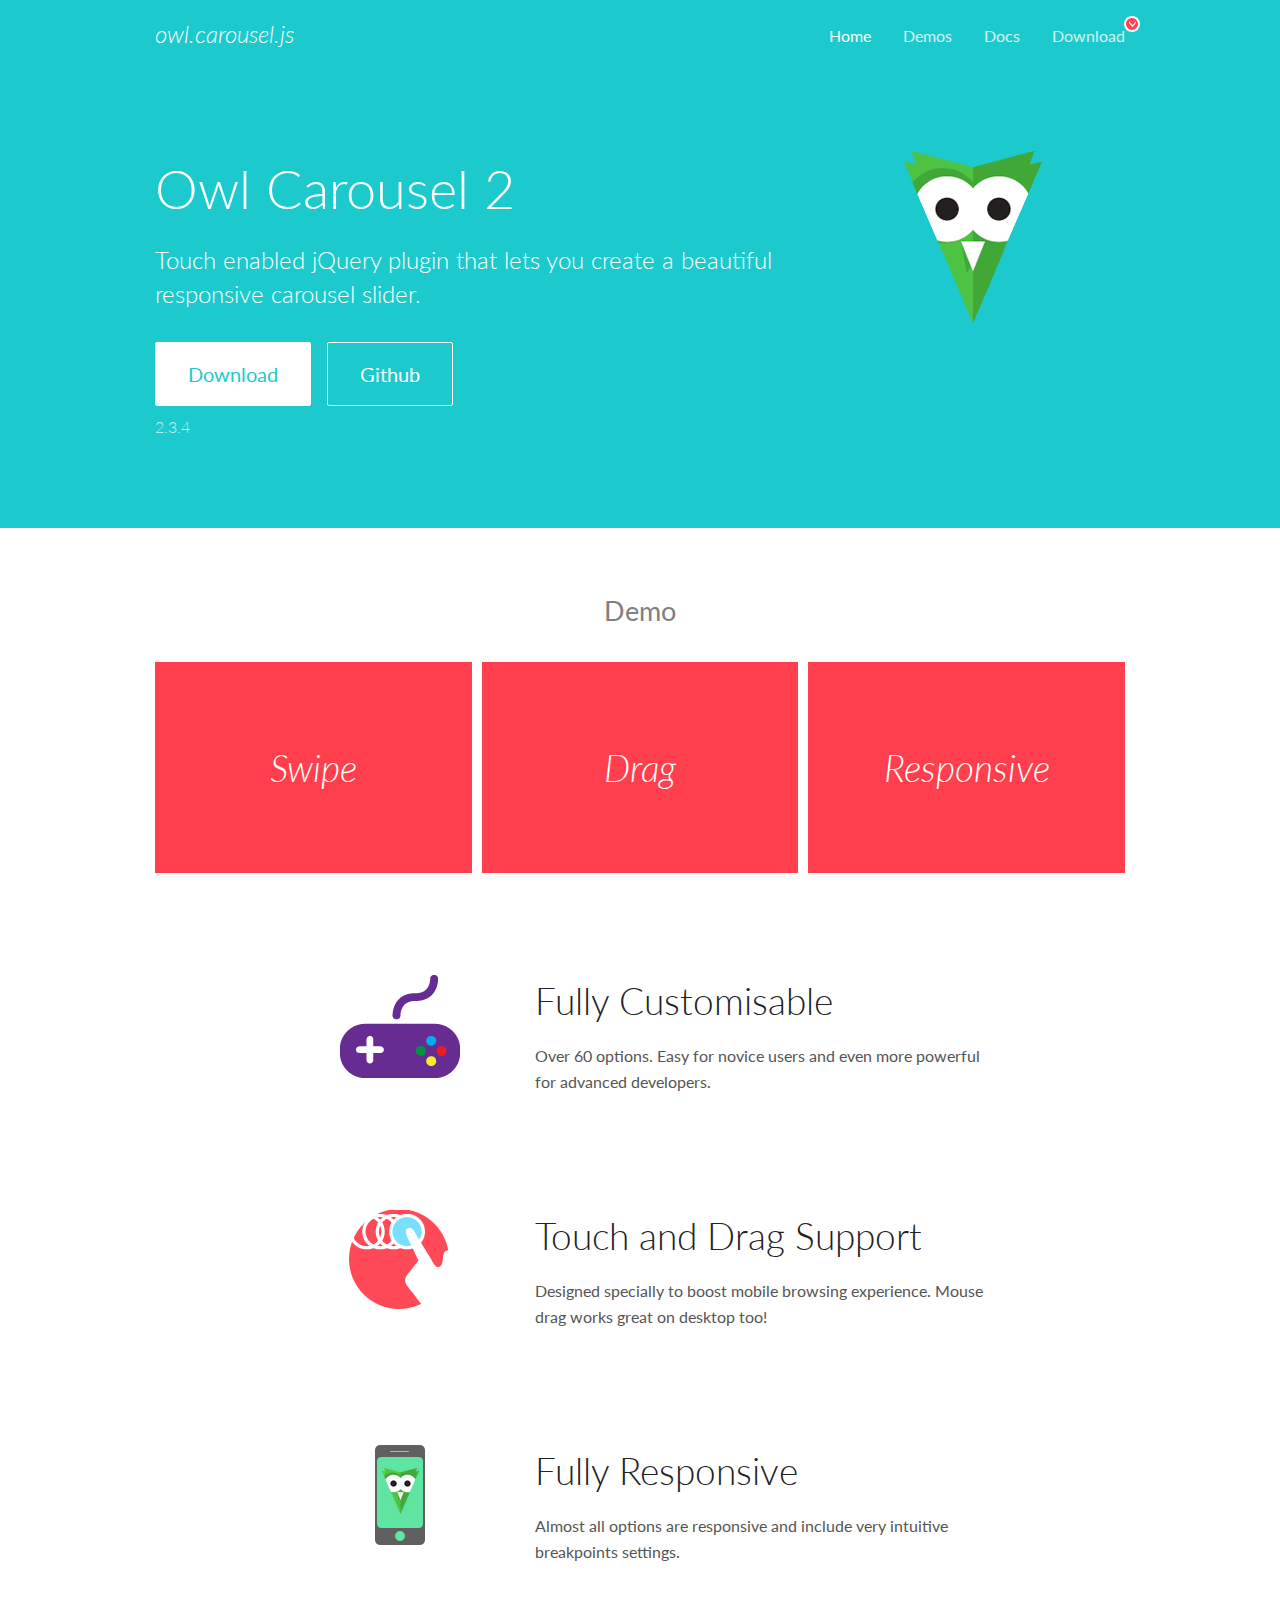
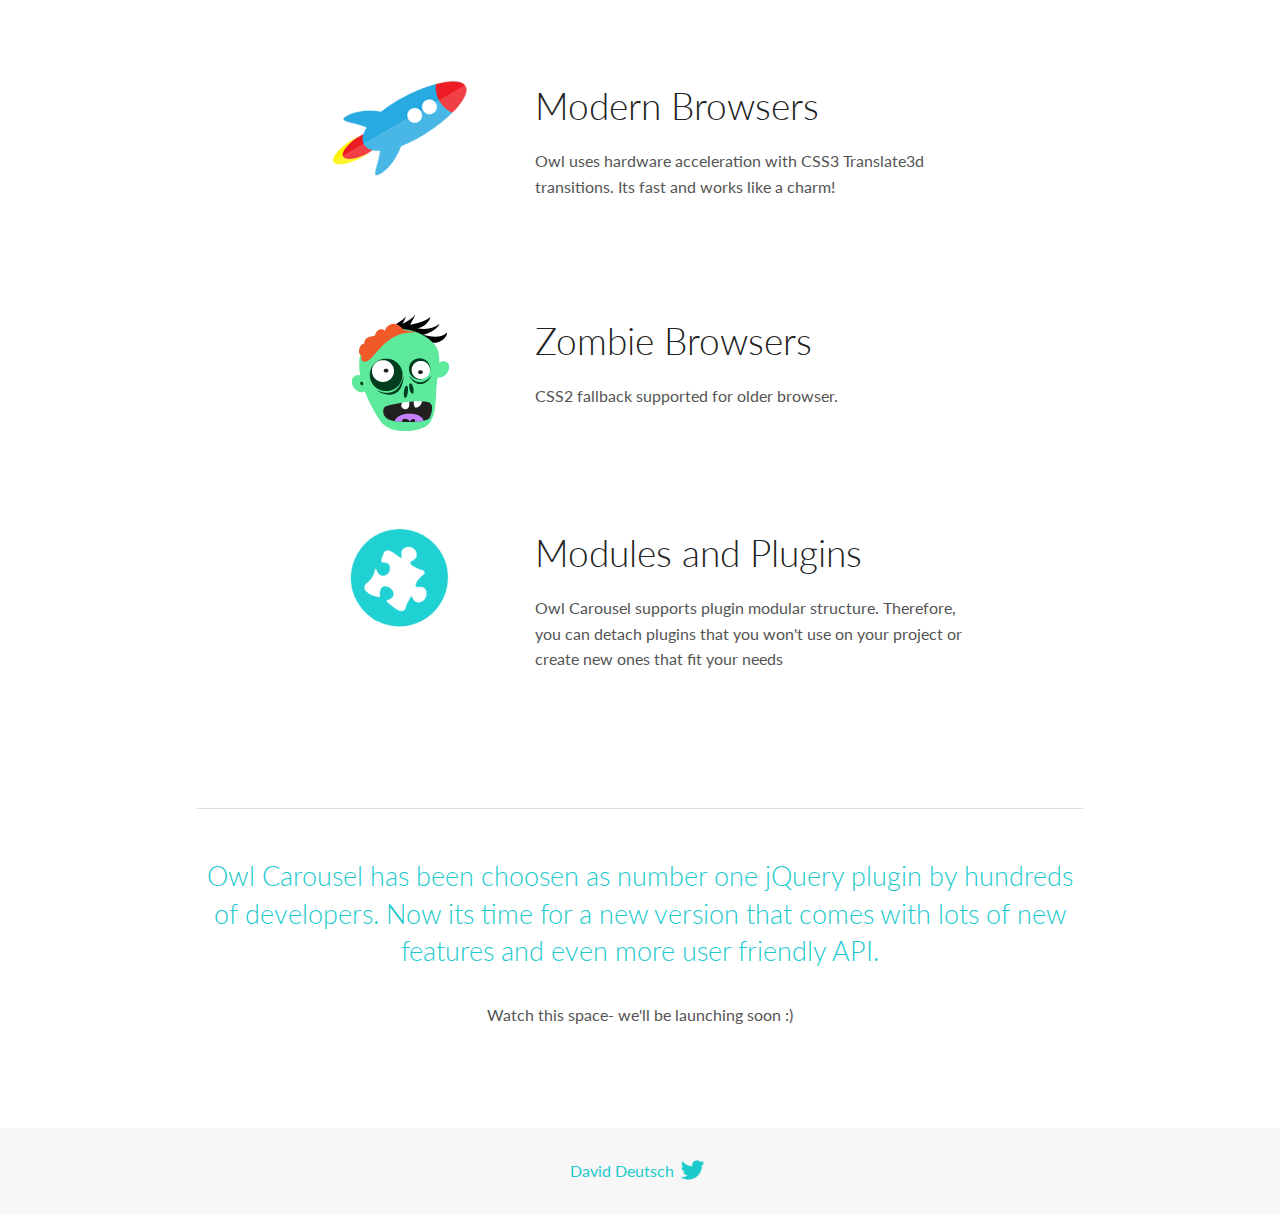
<file: assets/OwlCarousel2-2.3.4/docs/index.html>
<!DOCTYPE html>
<html lang="en">
  <head>

    <!-- head -->
    <meta charset="utf-8">
    <meta name="msapplication-tap-highlight" content="no" />
    <meta name="viewport" content="width=device-width, initial-scale=1.0" />
    <meta name="description" content="Touch enabled jQuery plugin that lets you create beautiful responsive carousel slider.">
    <meta name="author" content="David Deutsch">
    <title>
      Home | Owl Carousel | 2.3.4
    </title>

    <!-- Stylesheets -->
    <link href='https://fonts.googleapis.com/css?family=Lato:300,400,700,400italic,300italic' rel='stylesheet' type='text/css'>
    <link rel="stylesheet" href="assets/css/docs.theme.min.css">

    <!-- Owl Stylesheets -->
    <link rel="stylesheet" href="assets/owlcarousel/assets/owl.carousel.min.css">
    <link rel="stylesheet" href="assets/owlcarousel/assets/owl.theme.default.min.css">

    <!-- HTML5 shim and Respond.js IE8 support of HTML5 elements and media queries -->

    <!--[if lt IE 9]>
      <script src="https://oss.maxcdn.com/libs/html5shiv/3.7.0/html5shiv.js"></script>
      <script src="https://oss.maxcdn.com/libs/respond.js/1.3.0/respond.min.js"></script>
    <![endif]-->

    <!-- Favicons -->
    <link rel="apple-touch-icon-precomposed" sizes="144x144" href="assets/ico/apple-touch-icon-144-precomposed.png">
    <link rel="shortcut icon" href="assets/ico/favicon.png">
    <link rel="shortcut icon" href="favicon.ico">

    <!-- Yeah i know js should not be in header. Its required for demos.-->

    <!-- javascript -->
    <script src="assets/vendors/jquery.min.js"></script>
    <script src="assets/owlcarousel/owl.carousel.js"></script>
  </head>
  <body>

    <!-- header -->
    <header class="header">
      <div class="row">
        <div class="large-12 columns">
          <div class="brand left">
            <h3>
              <a href="/OwlCarousel2/">owl.carousel.js</a> 
            </h3>
          </div>
          <a id="toggle-nav" class="right">
            <span></span> <span></span> <span></span> 
          </a> 
          <div class="nav-bar">
            <ul class="clearfix">
              <li class="active">
                <a href="/OwlCarousel2/index.html">Home</a> 
              </li>
              <li> <a href="/OwlCarousel2/demos/demos.html">Demos</a>  </li>
              <li> <a href="/OwlCarousel2/docs/started-welcome.html">Docs</a>  </li>
              <li>
                <a href="https://github.com/OwlCarousel2/OwlCarousel2/archive/2.3.4.zip">Download</a> 
                <span class="download"></span> 
              </li>
            </ul>
          </div>
        </div>
      </div>
    </header>

    <!-- home panel -->
    <section id="hero">
      <div class="row">
        <div class="large-8 medium-8 columns">
          <h1>Owl Carousel 2</h1>
          <h4>Touch enabled jQuery plugin that lets you create a beautiful responsive carousel slider.</h4>
          <a href="https://github.com/OwlCarousel2/OwlCarousel2/archive/2.3.4.zip" class="hero-button">Download</a> 
          <a href="https://github.com/OwlCarousel2/OwlCarousel2" class="hero-button outline">Github</a> 
          <p>2.3.4</p>
        </div>
        <div class="large-4 medium-4 columns">
          <img class="owl-logo" src="assets/img/owl-logo.png" alt="mr. Owl">
        </div>
      </div>
    </section>

    <!-- body -->
    <div class="home-demo">
      <div class="row">
        <div class="large-12 columns">
          <h3>Demo</h3>
          <div class="owl-carousel">
            <div class="item">
              <h2>Swipe</h2>
            </div>
            <div class="item">
              <h2>Drag</h2>
            </div>
            <div class="item">
              <h2>Responsive</h2>
            </div>
            <div class="item">
              <h2>CSS3</h2>
            </div>
            <div class="item">
              <h2>Fast</h2>
            </div>
            <div class="item">
              <h2>Easy</h2>
            </div>
            <div class="item">
              <h2>Free</h2>
            </div>
            <div class="item">
              <h2>Upgradable</h2>
            </div>
            <div class="item">
              <h2>Tons of options</h2>
            </div>
            <div class="item">
              <h2>Infinity</h2>
            </div>
            <div class="item">
              <h2>Auto Width</h2>
            </div>
          </div>
        </div>
      </div>
    </div>
    <script>
      var owl = $('.owl-carousel');
      owl.owlCarousel({
        margin: 10,
        loop: true,
        responsive: {
          0: {
            items: 1
          },
          600: {
            items: 2
          },
          1000: {
            items: 3
          }
        }
      })
    </script>

    <!-- features -->
    <div id="features">
      <div class="row">
        <div class="small-12 medium-9 small-centered columns">
          <section class="row feature">
            <div class="medium-4 small-12 columns">
              <img src="assets/img/feature-options.png" alt="">
            </div>
            <div class="medium-8 small-12 columns">
              <h2>Fully Customisable</h2>
              <p>Over 60 options. Easy for novice users and even more powerful for advanced developers.</p>
            </div>
          </section>
          <section class="row feature">
            <div class="medium-4 small-12 columns">
              <img src="assets/img/feature-drag.png" alt="">
            </div>
            <div class="medium-8 small-12 columns">
              <h2>Touch and Drag Support</h2>
              <p>Designed specially to boost mobile browsing experience. Mouse drag works great on desktop too!</p>
            </div>
          </section>
          <section class="row feature">
            <div class="medium-4 small-12 columns">
              <img src="assets/img/feature-responsive.png" alt="">
            </div>
            <div class="medium-8 small-12 columns">
              <h2>Fully Responsive</h2>
              <p>Almost all options are responsive and include very intuitive breakpoints settings.</p>
            </div>
          </section>
          <section class="row feature">
            <div class="medium-4 small-12 columns">
              <img src="assets/img/feature-modern.png" alt="">
            </div>
            <div class="medium-8 small-12 columns">
              <h2>Modern Browsers</h2>
              <p>Owl uses hardware acceleration with CSS3 Translate3d transitions. Its fast and works like a charm! </p>
            </div>
          </section>
          <section class="row feature">
            <div class="medium-4 small-12 columns">
              <img src="assets/img/feature-zombie.png" alt="">
            </div>
            <div class="medium-8 small-12 columns">
              <h2>Zombie Browsers</h2>
              <p>CSS2 fallback supported for older browser.</p>
            </div>
          </section>
          <section class="row feature">
            <div class="medium-4 small-12 columns">
              <img src="assets/img/feature-module.png" alt="">
            </div>
            <div class="medium-8 small-12 columns">
              <h2>Modules and Plugins</h2>
              <p>Owl Carousel supports plugin modular structure. Therefore, you can detach plugins that you won&#x27;t use on your project or create new ones that fit your needs</p>
            </div>
          </section>
        </div>
      </div>
    </div>

    <!-- footer -->
    <section id="teaser-text">
      <div class="row">
        <div class="small-12 medium-11 small-centered columns">
          <hr>
          <h3 id="owl-carousel-has-been-choosen-as-number-one-jquery-plugin-by-hundreds-of-developers-now-its-time-for-a-new-version-that-comes-with-lots-of-new-features-and-even-more-user-friendly-api-">Owl Carousel has been choosen as number one jQuery plugin by hundreds of developers. Now its time for a new version that comes with lots of new features and even more user friendly API.</h3>
          <p>Watch this space- we&#39;ll be launching soon :)</p>
        </div>
      </div>
    </section>

    <!-- footer -->
    <footer class="footer">
      <div class="row">
        <div class="large-12 columns">
          <h5>
            <a href="/OwlCarousel2/docs/support-contact.html">David Deutsch</a> 
            <a id="custom-tweet-button" href="https://twitter.com/share?url=https://github.com/OwlCarousel2/OwlCarousel2&text=Owl Carousel - This is so awesome! " target="_blank"></a> 
          </h5>
        </div>
      </div>
    </footer>

    <!-- vendors -->
    <script src="assets/vendors/highlight.js"></script>
    <script src="assets/js/app.js"></script>
  </body>
</html>
</file>
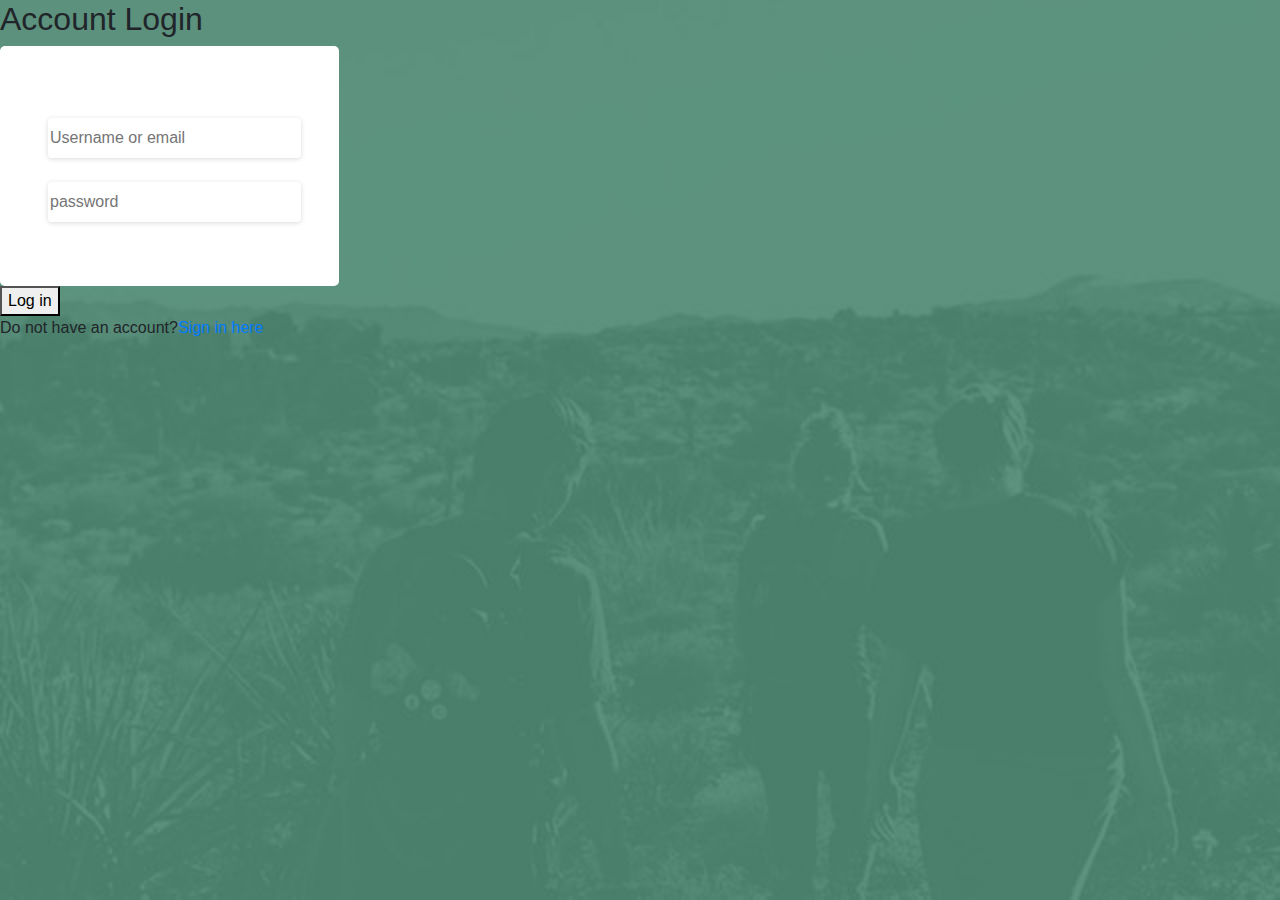
<file: login.html>
<!doctype html>
<html lang="en">
  <head>
    <!-- Required meta tags -->
    <meta charset="utf-8">
    <meta name="viewport" content="width=device-width, initial-scale=1, shrink-to-fit=no">

    <!-- Bootstrap CSS -->
    <link rel="stylesheet" href="https://stackpath.bootstrapcdn.com/bootstrap/4.5.2/css/bootstrap.min.css" integrity="sha384-JcKb8q3iqJ61gNV9KGb8thSsNjpSL0n8PARn9HuZOnIxN0hoP+VmmDGMN5t9UJ0Z" crossorigin="anonymous">
    <link rel="stylesheet" href="assets/css/signup.css">

    <title>FinUpgrade Nigeria</title>
  </head>
  <body>
    <section class="signup-forms">
          <div class="form-section">
            <h2 class="create">Account Login</h2>
            <form class="input-fields">
              <p><input class="username" type="text" placeholder="Username or email"></p>
              <p><input class="password" type="password" placeholder="password"></p>  
            </form>
            <button type="submit" class="submit-button">Log in</button>
            <p class="login">Do not have an account?<a href="signup.html">Sign in here</a></p>
          </div>
    </section>

    <!-- Optional JavaScript -->
    <!-- jQuery first, then Popper.js, then Bootstrap JS -->
    <script src="https://code.jquery.com/jquery-3.5.1.slim.min.js" integrity="sha384-DfXdz2htPH0lsSSs5nCTpuj/zy4C+OGpamoFVy38MVBnE+IbbVYUew+OrCXaRkfj" crossorigin="anonymous"></script>
    <script src="https://cdn.jsdelivr.net/npm/popper.js@1.16.1/dist/umd/popper.min.js" integrity="sha384-9/reFTGAW83EW2RDu2S0VKaIzap3H66lZH81PoYlFhbGU+6BZp6G7niu735Sk7lN" crossorigin="anonymous"></script>
    <script src="https://stackpath.bootstrapcdn.com/bootstrap/4.5.2/js/bootstrap.min.js" integrity="sha384-B4gt1jrGC7Jh4AgTPSdUtOBvfO8shuf57BaghqFfPlYxofvL8/KUEfYiJOMMV+rV" crossorigin="anonymous"></script>
  </body>
</html>
</file>
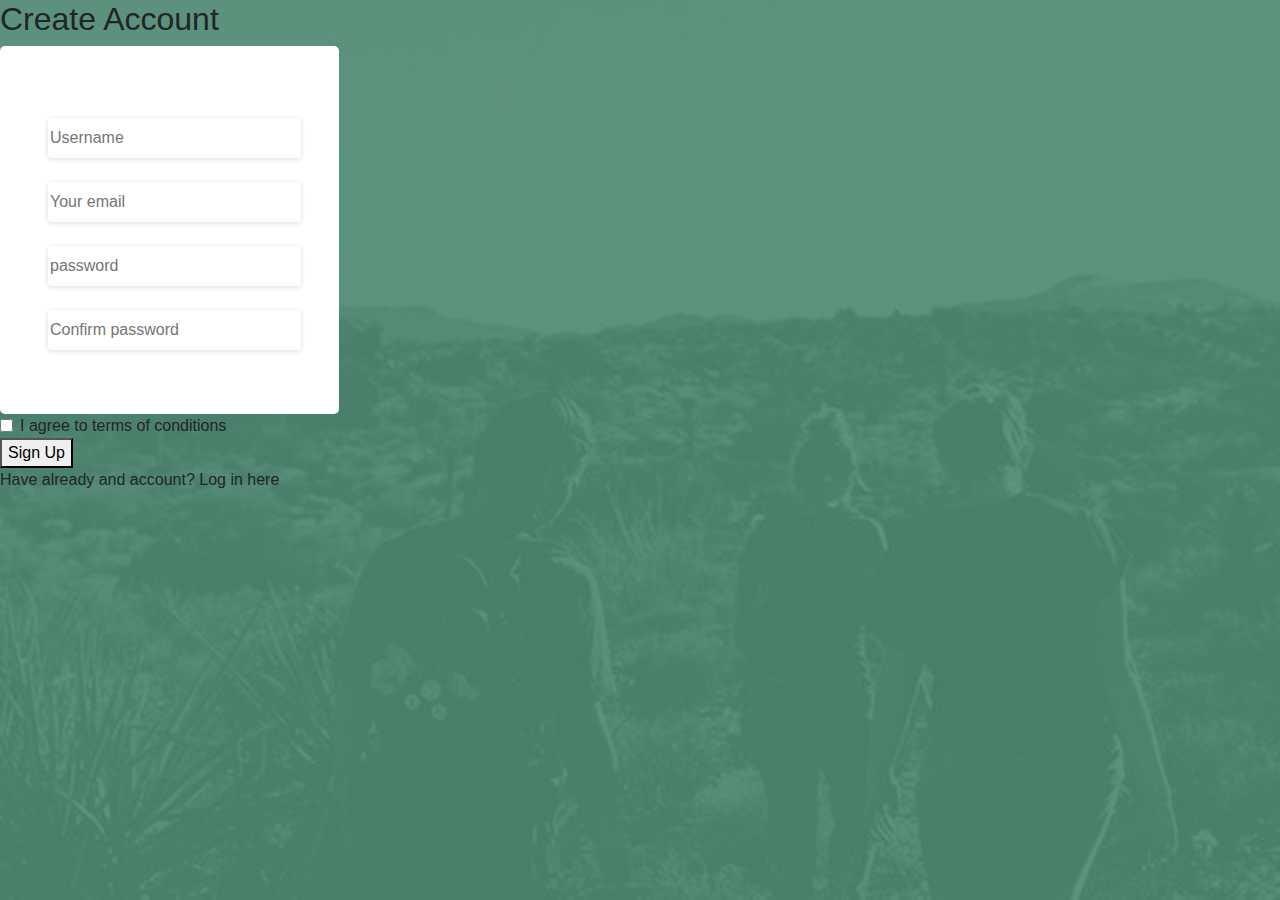
<file: signup.html>
<!doctype html>
<html lang="en">
  <head>
    <!-- Required meta tags -->
    <meta charset="utf-8">
    <meta name="viewport" content="width=device-width, initial-scale=1, shrink-to-fit=no">

    <!-- Bootstrap CSS -->
    <link rel="stylesheet" href="https://stackpath.bootstrapcdn.com/bootstrap/4.5.2/css/bootstrap.min.css" integrity="sha384-JcKb8q3iqJ61gNV9KGb8thSsNjpSL0n8PARn9HuZOnIxN0hoP+VmmDGMN5t9UJ0Z" crossorigin="anonymous">
    <link rel="stylesheet" href="assets/css/signup.css">

    <title>FinUpgrade Nigeria</title>
  </head>
  <body>
    <section class="signup-forms">
          <div class="form-section">
            <h2>Create Account</h2>
            <form class="input-fields">
              <p><input class="username" type="text" placeholder="Username"></p>
              <p><input class="email" type="email" placeholder="Your email"></p>
              <p><input class="password" type="password" placeholder="password"></p>
              <p><input class="password" type="password" placeholder="Confirm password"></p>   
            </form>
            <div class="form-check">
              <input class="form-check-input" type="checkbox" id="gridCheck">
              <label class="form-check-label" for="gridCheck">
              I agree to terms of conditions
              </label>
            </div>
            <button type="submit" class="submit-button">Sign Up</button>
            <p class="login">Have already and account? Log in here</p>
          </div>
    </section>

    <!-- Optional JavaScript -->
    <!-- jQuery first, then Popper.js, then Bootstrap JS -->
    <script src="https://code.jquery.com/jquery-3.5.1.slim.min.js" integrity="sha384-DfXdz2htPH0lsSSs5nCTpuj/zy4C+OGpamoFVy38MVBnE+IbbVYUew+OrCXaRkfj" crossorigin="anonymous"></script>
    <script src="https://cdn.jsdelivr.net/npm/popper.js@1.16.1/dist/umd/popper.min.js" integrity="sha384-9/reFTGAW83EW2RDu2S0VKaIzap3H66lZH81PoYlFhbGU+6BZp6G7niu735Sk7lN" crossorigin="anonymous"></script>
    <script src="https://stackpath.bootstrapcdn.com/bootstrap/4.5.2/js/bootstrap.min.js" integrity="sha384-B4gt1jrGC7Jh4AgTPSdUtOBvfO8shuf57BaghqFfPlYxofvL8/KUEfYiJOMMV+rV" crossorigin="anonymous"></script>
  </body>
</html>
</file>
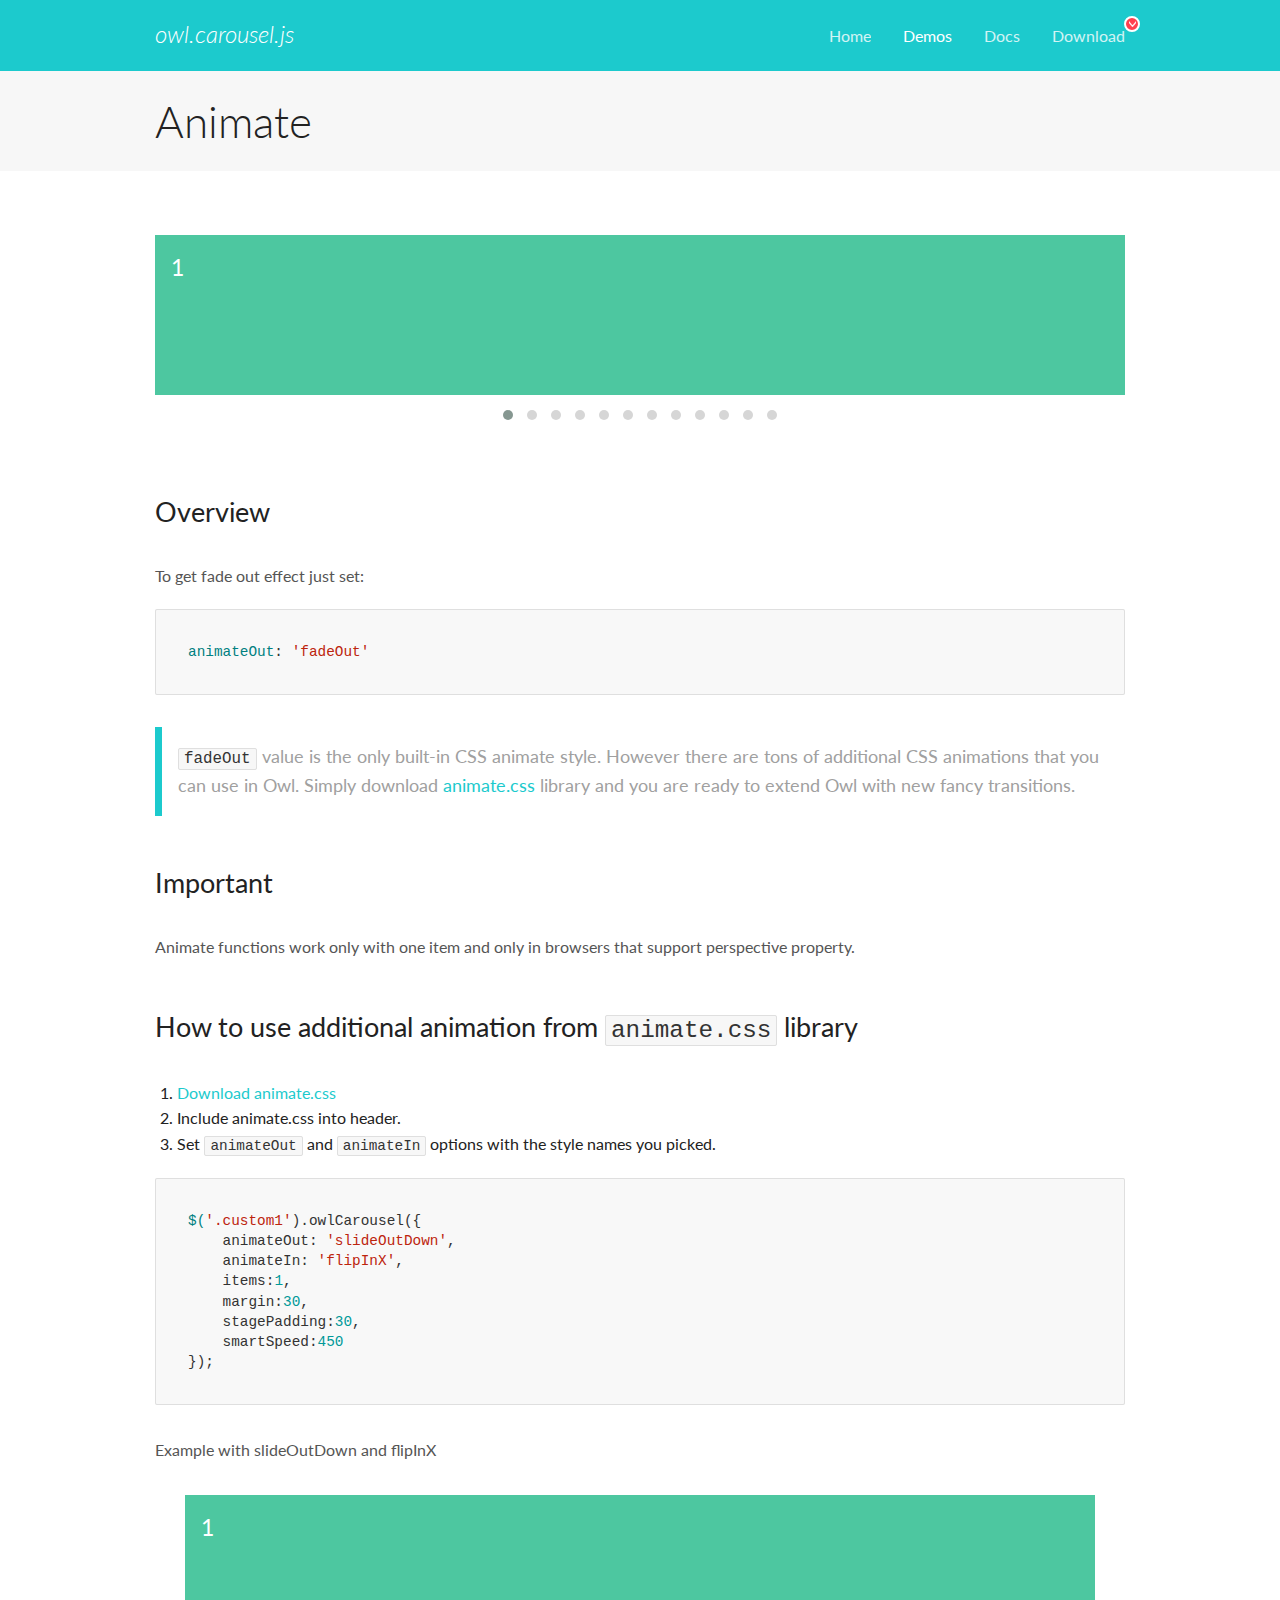
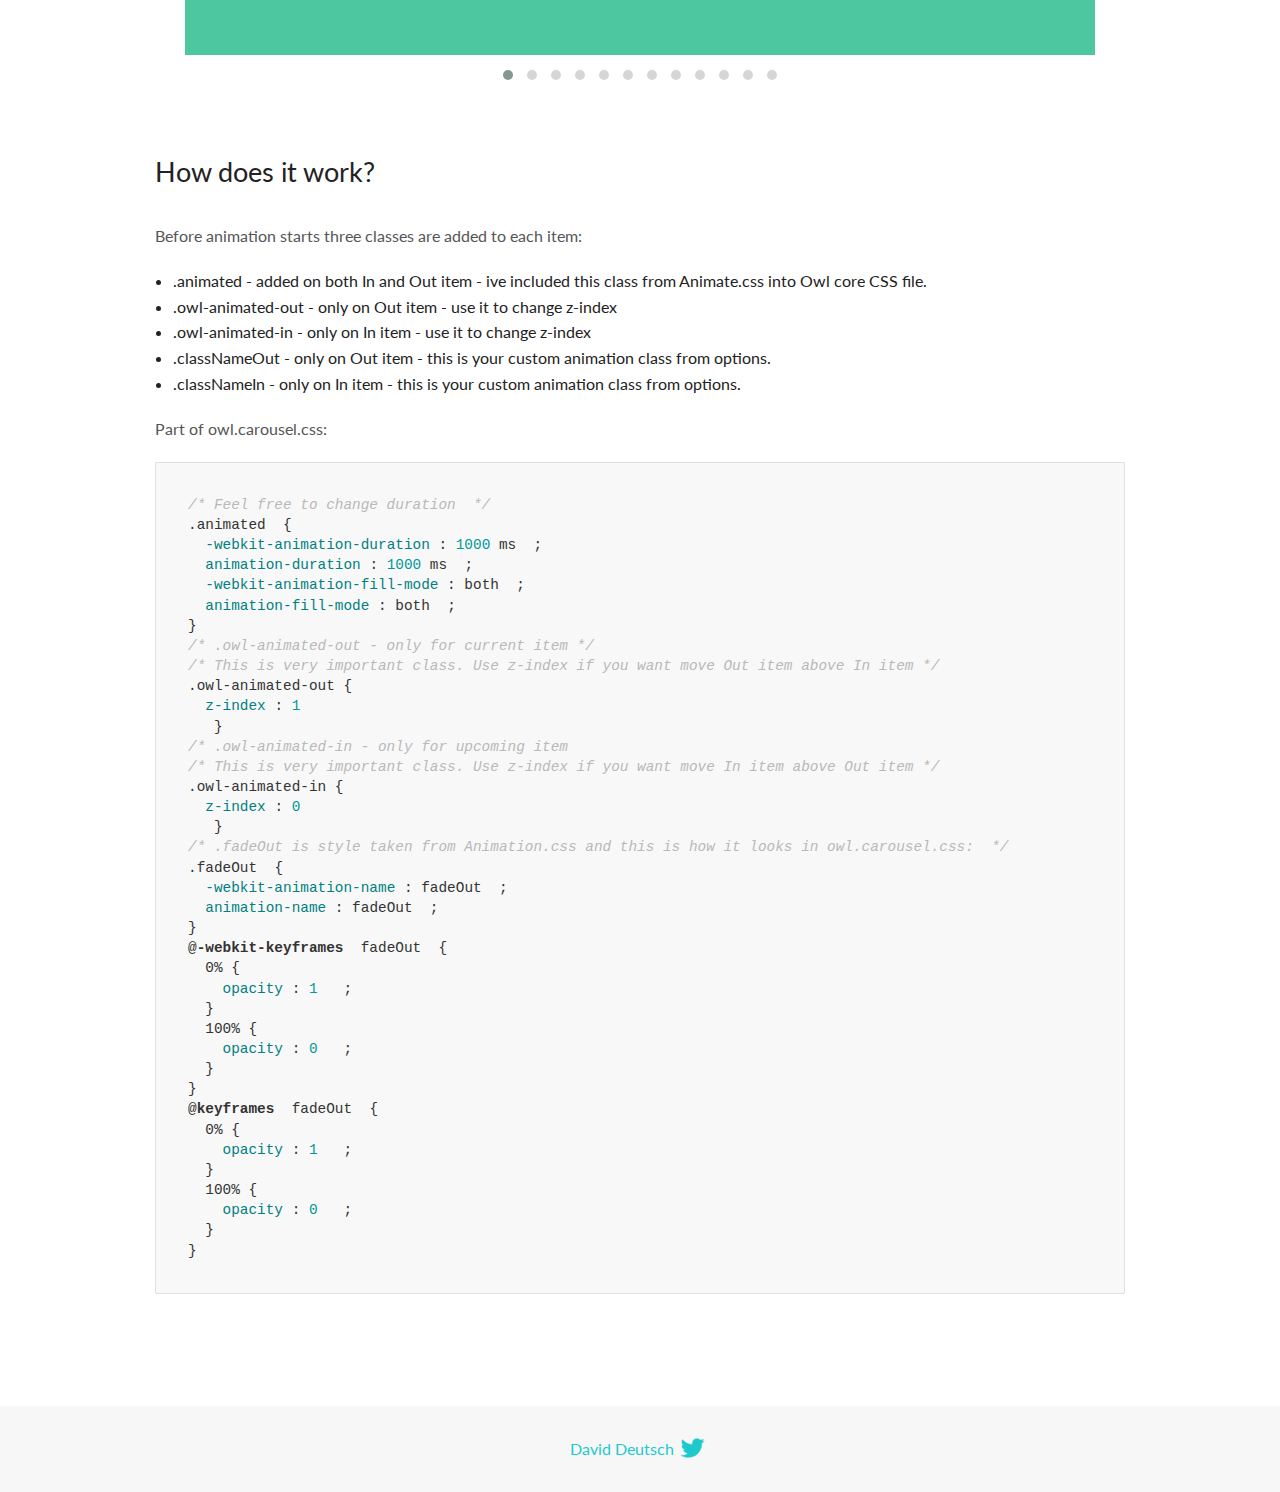
<file: assets/OwlCarousel2-2.3.4/docs/demos/animate.html>
<!DOCTYPE html>
<html lang="en">
  <head>

    <!-- head -->
    <meta charset="utf-8">
    <meta name="msapplication-tap-highlight" content="no" />
    <meta name="viewport" content="width=device-width, initial-scale=1.0" />
    <meta name="description" content="Animate carousel">
    <meta name="author" content="David Deutsch">
    <title>
      Animate Demo | Owl Carousel | 2.3.4
    </title>

    <!-- Stylesheets -->
    <link href='https://fonts.googleapis.com/css?family=Lato:300,400,700,400italic,300italic' rel='stylesheet' type='text/css'>
    <link rel="stylesheet" href="../assets/css/docs.theme.min.css">

    <!-- Owl Stylesheets -->
    <link rel="stylesheet" href="../assets/owlcarousel/assets/owl.carousel.min.css">
    <link rel="stylesheet" href="../assets/owlcarousel/assets/owl.theme.default.min.css">

    <!-- HTML5 shim and Respond.js IE8 support of HTML5 elements and media queries -->

    <!--[if lt IE 9]>
      <script src="https://oss.maxcdn.com/libs/html5shiv/3.7.0/html5shiv.js"></script>
      <script src="https://oss.maxcdn.com/libs/respond.js/1.3.0/respond.min.js"></script>
    <![endif]-->

    <!-- Favicons -->
    <link rel="apple-touch-icon-precomposed" sizes="144x144" href="../assets/ico/apple-touch-icon-144-precomposed.png">
    <link rel="shortcut icon" href="../assets/ico/favicon.png">
    <link rel="shortcut icon" href="favicon.ico">

    <!-- Yeah i know js should not be in header. Its required for demos.-->

    <!-- javascript -->
    <script src="../assets/vendors/jquery.min.js"></script>
    <script src="../assets/owlcarousel/owl.carousel.js"></script>
  </head>
  <body>

    <!-- header -->
    <header class="header">
      <div class="row">
        <div class="large-12 columns">
          <div class="brand left">
            <h3>
              <a href="/OwlCarousel2/">owl.carousel.js</a> 
            </h3>
          </div>
          <a id="toggle-nav" class="right">
            <span></span> <span></span> <span></span> 
          </a> 
          <div class="nav-bar">
            <ul class="clearfix">
              <li> <a href="/OwlCarousel2/index.html">Home</a>  </li>
              <li class="active">
                <a href="/OwlCarousel2/demos/demos.html">Demos</a> 
              </li>
              <li> <a href="/OwlCarousel2/docs/started-welcome.html">Docs</a>  </li>
              <li>
                <a href="https://github.com/OwlCarousel2/OwlCarousel2/archive/2.3.4.zip">Download</a> 
                <span class="download"></span> 
              </li>
            </ul>
          </div>
        </div>
      </div>
    </header>

    <!-- title -->
    <section class="title">
      <div class="row">
        <div class="large-12 columns">
          <h1>Animate</h1>
        </div>
      </div>
    </section>

    <!--  Demos -->
    <section id="demos">
      <div class="row">
        <div class="large-12 columns">
          <div class="fadeOut owl-carousel owl-theme">
            <div class="item">
              <h4>1</h4>
            </div>
            <div class="item">
              <h4>2</h4>
            </div>
            <div class="item">
              <h4>3</h4>
            </div>
            <div class="item">
              <h4>4</h4>
            </div>
            <div class="item">
              <h4>5</h4>
            </div>
            <div class="item">
              <h4>6</h4>
            </div>
            <div class="item">
              <h4>7</h4>
            </div>
            <div class="item">
              <h4>8</h4>
            </div>
            <div class="item">
              <h4>9</h4>
            </div>
            <div class="item">
              <h4>10</h4>
            </div>
            <div class="item">
              <h4>11</h4>
            </div>
            <div class="item">
              <h4>12</h4>
            </div>
          </div>
          <h3 id="overview">Overview</h3>
          <p>To get fade out effect just set:</p>
          <pre><code>animateOut: &#39;fadeOut&#39;</code></pre>
          <blockquote>
            <p><code>fadeOut</code> value is the only built-in CSS animate style. However there are tons of additional CSS animations that you can use in Owl. Simply download
              <a href="https://daneden.github.io/animate.css/">animate.css</a>  library and you are ready to extend Owl with new fancy transitions.</p>
          </blockquote>
          <h3 id="important">Important</h3>
          <p>Animate functions work only with one item and only in browsers that support perspective property.</p>
          <h3 id="how-to-use-additional-animation-from-animate-css-library">How to use additional animation from <code>animate.css</code> library</h3>
          <ol>
            <li> <a href="https://daneden.github.io/animate.css/">Download animate.css</a>  </li>
            <li>Include animate.css into header.</li>
            <li>Set <code>animateOut</code> and <code>animateIn</code> options with the style names you picked.</li>
          </ol>
          <pre><code>$(&#39;.custom1&#39;).owlCarousel({
    animateOut: &#39;slideOutDown&#39;,
    animateIn: &#39;flipInX&#39;,
    items:1,
    margin:30,
    stagePadding:30,
    smartSpeed:450
});</code></pre>
          <p>Example with slideOutDown and flipInX</p>
          <div class="custom1 owl-carousel owl-theme">
            <div class="item">
              <h4>1</h4>
            </div>
            <div class="item">
              <h4>2</h4>
            </div>
            <div class="item">
              <h4>3</h4>
            </div>
            <div class="item">
              <h4>4</h4>
            </div>
            <div class="item">
              <h4>5</h4>
            </div>
            <div class="item">
              <h4>6</h4>
            </div>
            <div class="item">
              <h4>7</h4>
            </div>
            <div class="item">
              <h4>8</h4>
            </div>
            <div class="item">
              <h4>9</h4>
            </div>
            <div class="item">
              <h4>10</h4>
            </div>
            <div class="item">
              <h4>11</h4>
            </div>
            <div class="item">
              <h4>12</h4>
            </div>
          </div>
          <h3 id="how-does-it-work-">How does it work?</h3>
          <p>Before animation starts three classes are added to each item:</p>
          <ul>
            <li>.animated - added on both In and Out item - ive included this class from Animate.css into Owl core CSS file.</li>
            <li>.owl-animated-out - only on Out item - use it to change z-index</li>
            <li>.owl-animated-in - only on In item - use it to change z-index</li>
            <li>.classNameOut - only on Out item - this is your custom animation class from options.</li>
            <li>.classNameIn - only on In item - this is your custom animation class from options.</li>
          </ul>
          <p>Part of owl.carousel.css:</p>
          <pre><code class="language-css"><span class="comment">/* Feel free to change duration  */</span> 
<span class="class">.animated</span>  <span class="rules">{
  <span class="rule"><span class="attribute">-webkit-animation-duration</span> :<span class="value"> <span class="number">1000</span> ms</span> </span> ;
  <span class="rule"><span class="attribute">animation-duration</span> :<span class="value"> <span class="number">1000</span> ms</span> </span> ;
  <span class="rule"><span class="attribute">-webkit-animation-fill-mode</span> :<span class="value"> both</span> </span> ;
  <span class="rule"><span class="attribute">animation-fill-mode</span> :<span class="value"> both</span> </span> ;
<span class="rule">}</span> </span> 
<span class="comment">/* .owl-animated-out - only for current item */</span> 
<span class="comment">/* This is very important class. Use z-index if you want move Out item above In item */</span> 
<span class="class">.owl-animated-out</span> <span class="rules">{
  <span class="rule"><span class="attribute">z-index</span> :<span class="value"> <span class="number">1</span> 
</span> </span> </span> }
<span class="comment">/* .owl-animated-in - only for upcoming item
/* This is very important class. Use z-index if you want move In item above Out item */</span> 
<span class="class">.owl-animated-in</span> <span class="rules">{
  <span class="rule"><span class="attribute">z-index</span> :<span class="value"> <span class="number">0</span> 
</span> </span> </span> }
<span class="comment">/* .fadeOut is style taken from Animation.css and this is how it looks in owl.carousel.css:  */</span> 
<span class="class">.fadeOut</span>  <span class="rules">{
  <span class="rule"><span class="attribute">-webkit-animation-name</span> :<span class="value"> fadeOut</span> </span> ;
  <span class="rule"><span class="attribute">animation-name</span> :<span class="value"> fadeOut</span> </span> ;
<span class="rule">}</span> </span> 
<span class="at_rule">@<span class="keyword">-webkit-keyframes</span>  fadeOut </span> {
  0% <span class="rules">{
    <span class="rule"><span class="attribute">opacity</span> :<span class="value"> <span class="number">1</span> </span> </span> ;
  <span class="rule">}</span> </span> 
  100% <span class="rules">{
    <span class="rule"><span class="attribute">opacity</span> :<span class="value"> <span class="number">0</span> </span> </span> ;
  <span class="rule">}</span> </span> 
}
<span class="at_rule">@<span class="keyword">keyframes</span>  fadeOut </span> {
  0% <span class="rules">{
    <span class="rule"><span class="attribute">opacity</span> :<span class="value"> <span class="number">1</span> </span> </span> ;
  <span class="rule">}</span> </span> 
  100% <span class="rules">{
    <span class="rule"><span class="attribute">opacity</span> :<span class="value"> <span class="number">0</span> </span> </span> ;
  <span class="rule">}</span> </span> 
}</code></pre>
          <link rel="stylesheet" href="../assets/css/animate.css">
          <script>
            jQuery(document).ready(function($) {
              $('.fadeOut').owlCarousel({
                items: 1,
                animateOut: 'fadeOut',
                loop: true,
                margin: 10,
              });
              $('.custom1').owlCarousel({
                animateOut: 'slideOutDown',
                animateIn: 'flipInX',
                items: 1,
                margin: 30,
                stagePadding: 30,
                smartSpeed: 450
              });
            });
          </script>
        </div>
      </div>
    </section>

    <!-- footer -->
    <footer class="footer">
      <div class="row">
        <div class="large-12 columns">
          <h5>
            <a href="/OwlCarousel2/docs/support-contact.html">David Deutsch</a> 
            <a id="custom-tweet-button" href="https://twitter.com/share?url=https://github.com/OwlCarousel2/OwlCarousel2&text=Owl Carousel - This is so awesome! " target="_blank"></a> 
          </h5>
        </div>
      </div>
    </footer>

    <!-- vendors -->
    <script src="../assets/vendors/highlight.js"></script>
    <script src="../assets/js/app.js"></script>
  </body>
</html>
</file>
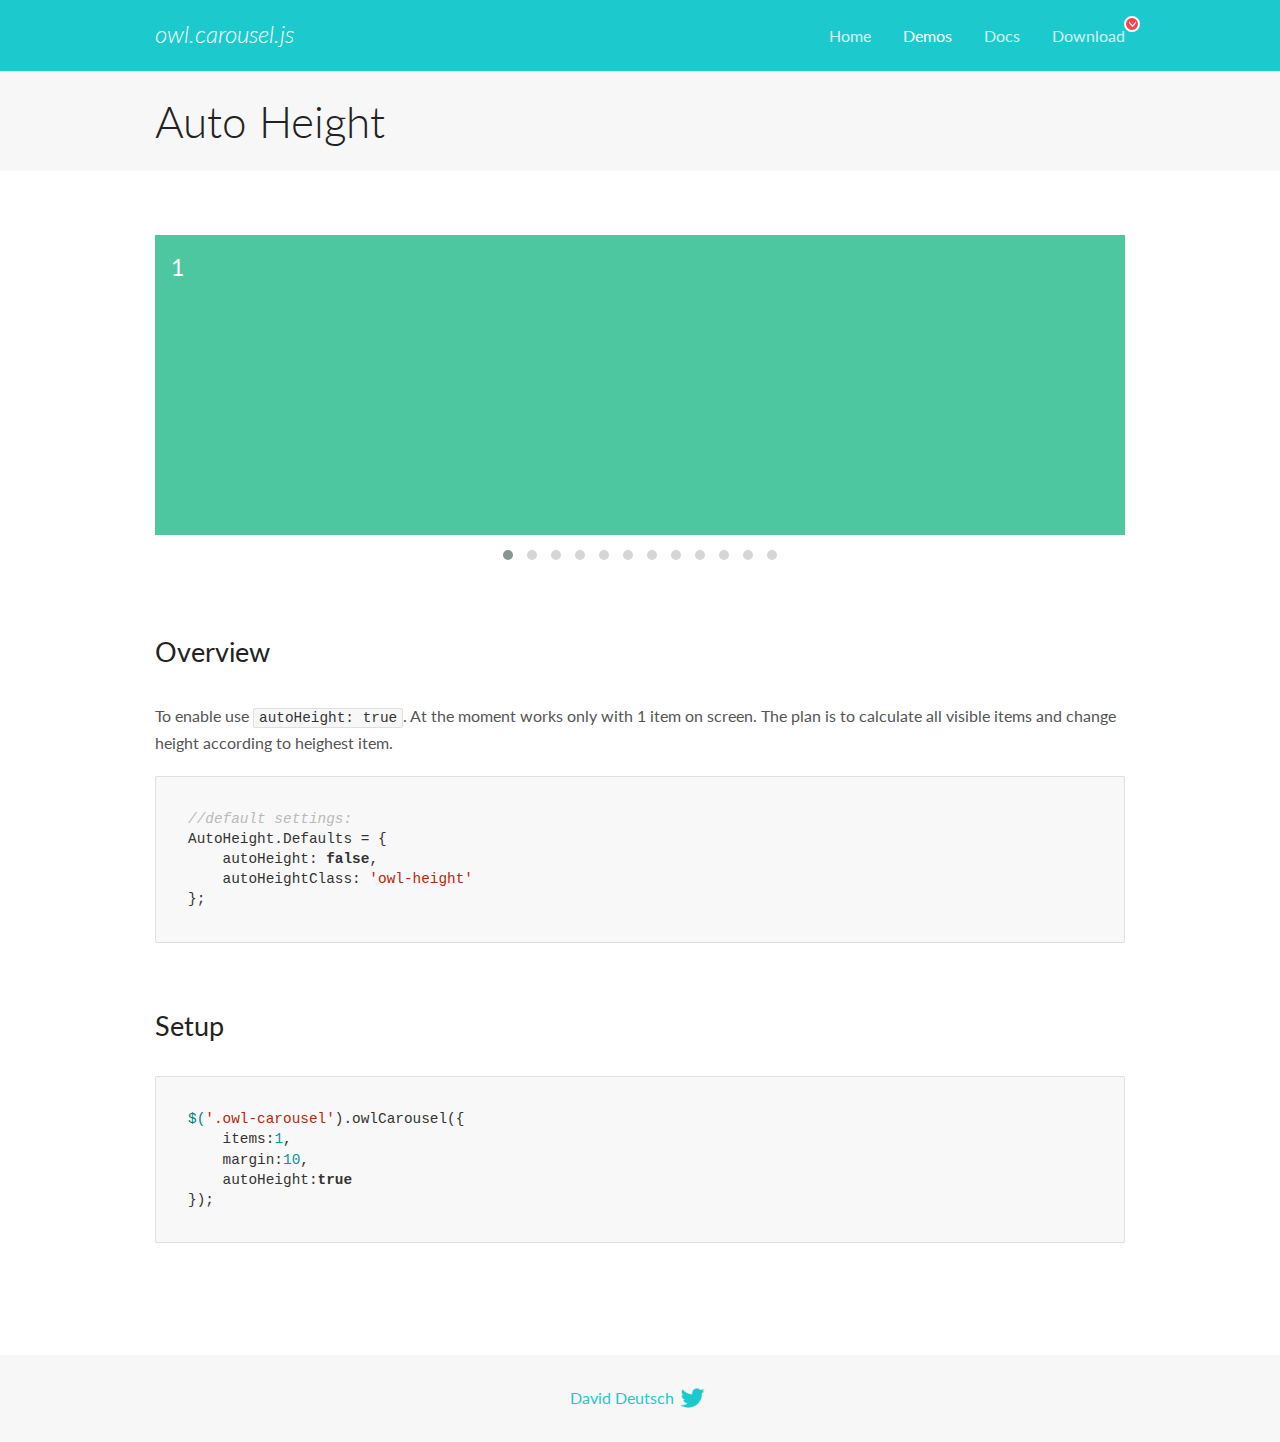
<file: assets/OwlCarousel2-2.3.4/docs/demos/autoheight.html>
<!DOCTYPE html>
<html lang="en">
  <head>

    <!-- head -->
    <meta charset="utf-8">
    <meta name="msapplication-tap-highlight" content="no" />
    <meta name="viewport" content="width=device-width, initial-scale=1.0" />
    <meta name="description" content="autoHeight usage demo">
    <meta name="author" content="David Deutsch">
    <title>
      Auto Height Demo | Owl Carousel | 2.3.4
    </title>

    <!-- Stylesheets -->
    <link href='https://fonts.googleapis.com/css?family=Lato:300,400,700,400italic,300italic' rel='stylesheet' type='text/css'>
    <link rel="stylesheet" href="../assets/css/docs.theme.min.css">

    <!-- Owl Stylesheets -->
    <link rel="stylesheet" href="../assets/owlcarousel/assets/owl.carousel.min.css">
    <link rel="stylesheet" href="../assets/owlcarousel/assets/owl.theme.default.min.css">

    <!-- HTML5 shim and Respond.js IE8 support of HTML5 elements and media queries -->

    <!--[if lt IE 9]>
      <script src="https://oss.maxcdn.com/libs/html5shiv/3.7.0/html5shiv.js"></script>
      <script src="https://oss.maxcdn.com/libs/respond.js/1.3.0/respond.min.js"></script>
    <![endif]-->

    <!-- Favicons -->
    <link rel="apple-touch-icon-precomposed" sizes="144x144" href="../assets/ico/apple-touch-icon-144-precomposed.png">
    <link rel="shortcut icon" href="../assets/ico/favicon.png">
    <link rel="shortcut icon" href="favicon.ico">

    <!-- Yeah i know js should not be in header. Its required for demos.-->

    <!-- javascript -->
    <script src="../assets/vendors/jquery.min.js"></script>
    <script src="../assets/owlcarousel/owl.carousel.js"></script>
  </head>
  <body>

    <!-- header -->
    <header class="header">
      <div class="row">
        <div class="large-12 columns">
          <div class="brand left">
            <h3>
              <a href="/OwlCarousel2/">owl.carousel.js</a> 
            </h3>
          </div>
          <a id="toggle-nav" class="right">
            <span></span> <span></span> <span></span> 
          </a> 
          <div class="nav-bar">
            <ul class="clearfix">
              <li> <a href="/OwlCarousel2/index.html">Home</a>  </li>
              <li class="active">
                <a href="/OwlCarousel2/demos/demos.html">Demos</a> 
              </li>
              <li> <a href="/OwlCarousel2/docs/started-welcome.html">Docs</a>  </li>
              <li>
                <a href="https://github.com/OwlCarousel2/OwlCarousel2/archive/2.3.4.zip">Download</a> 
                <span class="download"></span> 
              </li>
            </ul>
          </div>
        </div>
      </div>
    </header>

    <!-- title -->
    <section class="title">
      <div class="row">
        <div class="large-12 columns">
          <h1>Auto Height</h1>
        </div>
      </div>
    </section>

    <!--  Demos -->
    <section id="demos">
      <div class="row">
        <div class="large-12 columns">
          <div class="owl-carousel owl-theme">
            <div class="item" style="height:300px">
              <h4>1</h4>
            </div>
            <div class="item" style="height:100px">
              <h4>2</h4>
            </div>
            <div class="item" style="height:500px">
              <h4>3</h4>
            </div>
            <div class="item" style="height:250px">
              <h4>4</h4>
            </div>
            <div class="item" style="height:400px">
              <h4>5</h4>
            </div>
            <div class="item" style="height:500px">
              <h4>6</h4>
            </div>
            <div class="item" style="height:600px">
              <h4>7</h4>
            </div>
            <div class="item" style="height:400px">
              <h4>8</h4>
            </div>
            <div class="item" style="height:300px">
              <h4>9</h4>
            </div>
            <div class="item" style="height:350px">
              <h4>10</h4>
            </div>
            <div class="item" style="height:200px">
              <h4>11</h4>
            </div>
            <div class="item" style="height:150px">
              <h4>12</h4>
            </div>
          </div>
          <h3 id="overview">Overview</h3>
          <p>To enable use <code>autoHeight: true</code>. At the moment works only with 1 item on screen. The plan is to calculate all visible items and change height according to heighest item.</p>
          <pre><code>//default settings:
AutoHeight.Defaults = {
    autoHeight: false,
    autoHeightClass: &#39;owl-height&#39;
};</code></pre>
          <h3 id="setup">Setup</h3>
          <pre><code>$(&#39;.owl-carousel&#39;).owlCarousel({
    items:1,
    margin:10,
    autoHeight:true
});</code></pre>
          <script>
            $(document).ready(function() {
              $('.owl-carousel').owlCarousel({
                items: 1,
                margin: 10,
                autoHeight: true
              });
            })
          </script>
        </div>
      </div>
    </section>

    <!-- footer -->
    <footer class="footer">
      <div class="row">
        <div class="large-12 columns">
          <h5>
            <a href="/OwlCarousel2/docs/support-contact.html">David Deutsch</a> 
            <a id="custom-tweet-button" href="https://twitter.com/share?url=https://github.com/OwlCarousel2/OwlCarousel2&text=Owl Carousel - This is so awesome! " target="_blank"></a> 
          </h5>
        </div>
      </div>
    </footer>

    <!-- vendors -->
    <script src="../assets/vendors/highlight.js"></script>
    <script src="../assets/js/app.js"></script>
  </body>
</html>
</file>
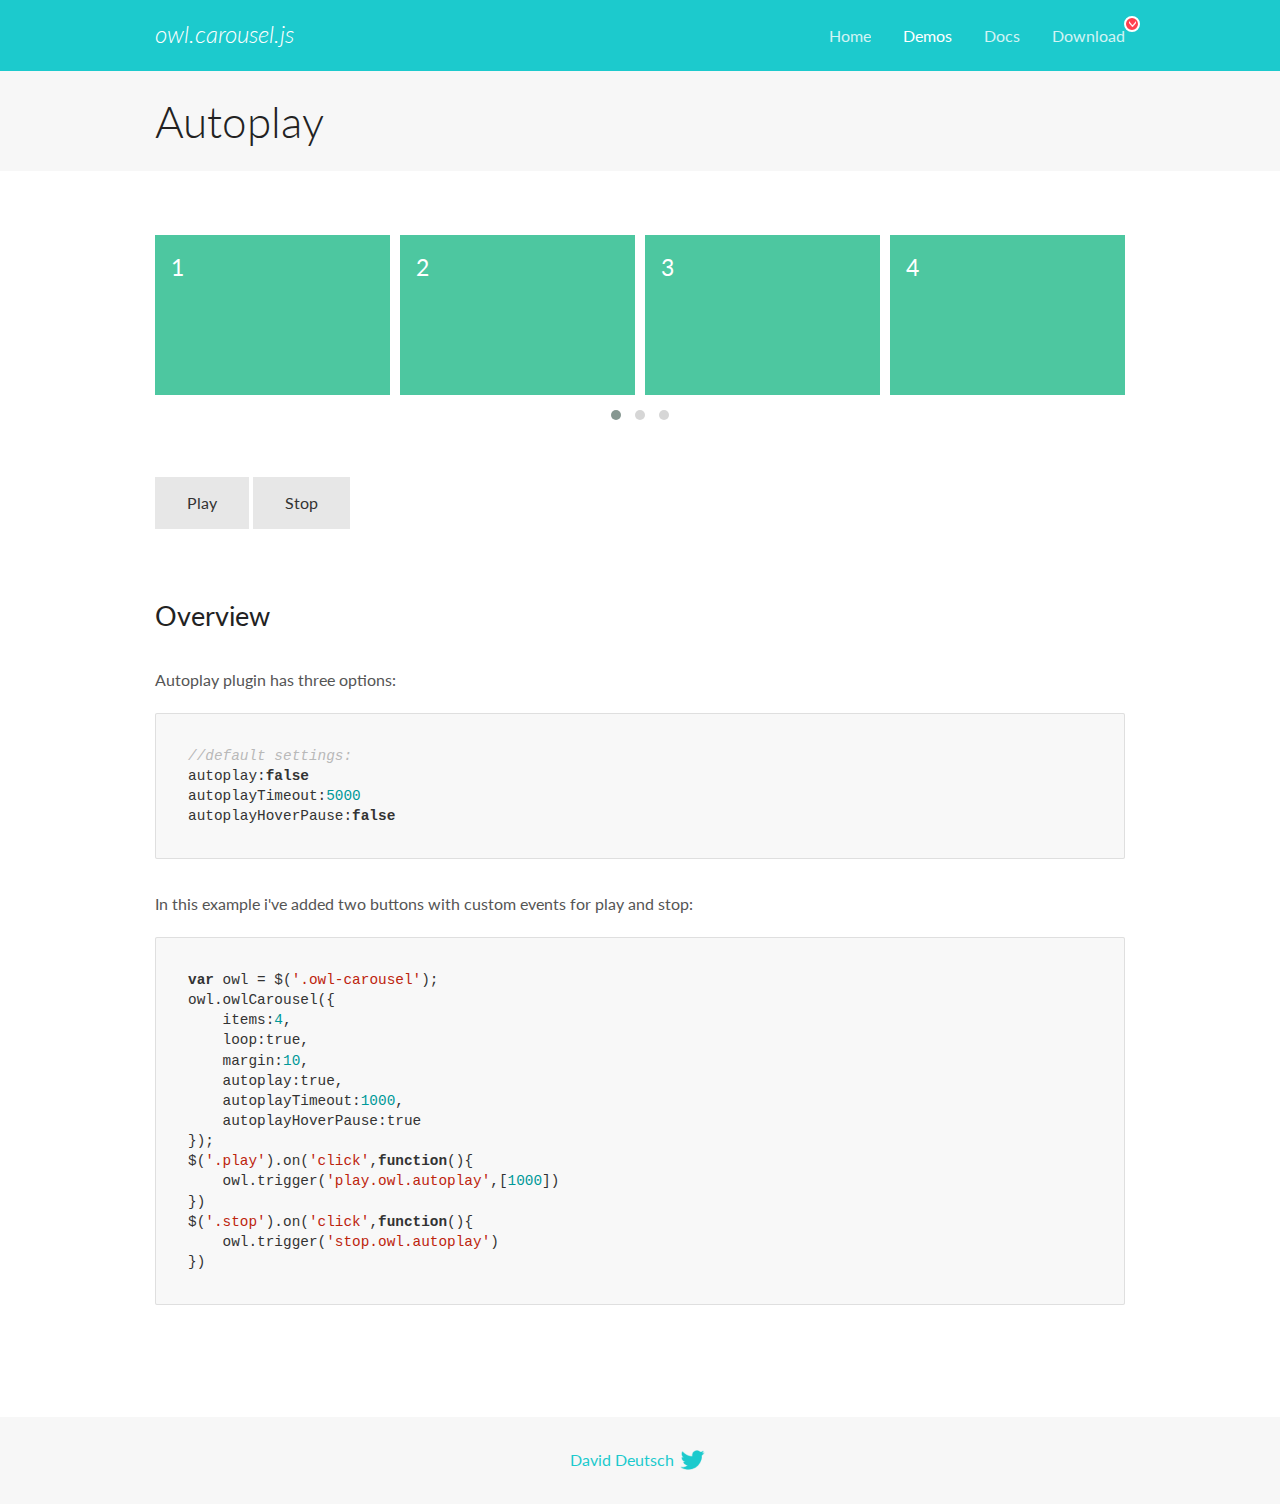
<file: assets/OwlCarousel2-2.3.4/docs/demos/autoplay.html>
<!DOCTYPE html>
<html lang="en">
  <head>

    <!-- head -->
    <meta charset="utf-8">
    <meta name="msapplication-tap-highlight" content="no" />
    <meta name="viewport" content="width=device-width, initial-scale=1.0" />
    <meta name="description" content="Autoplay usage demo">
    <meta name="author" content="David Deutsch">
    <title>
      Autoplay Demo | Owl Carousel | 2.3.4
    </title>

    <!-- Stylesheets -->
    <link href='https://fonts.googleapis.com/css?family=Lato:300,400,700,400italic,300italic' rel='stylesheet' type='text/css'>
    <link rel="stylesheet" href="../assets/css/docs.theme.min.css">

    <!-- Owl Stylesheets -->
    <link rel="stylesheet" href="../assets/owlcarousel/assets/owl.carousel.min.css">
    <link rel="stylesheet" href="../assets/owlcarousel/assets/owl.theme.default.min.css">

    <!-- HTML5 shim and Respond.js IE8 support of HTML5 elements and media queries -->

    <!--[if lt IE 9]>
      <script src="https://oss.maxcdn.com/libs/html5shiv/3.7.0/html5shiv.js"></script>
      <script src="https://oss.maxcdn.com/libs/respond.js/1.3.0/respond.min.js"></script>
    <![endif]-->

    <!-- Favicons -->
    <link rel="apple-touch-icon-precomposed" sizes="144x144" href="../assets/ico/apple-touch-icon-144-precomposed.png">
    <link rel="shortcut icon" href="../assets/ico/favicon.png">
    <link rel="shortcut icon" href="favicon.ico">

    <!-- Yeah i know js should not be in header. Its required for demos.-->

    <!-- javascript -->
    <script src="../assets/vendors/jquery.min.js"></script>
    <script src="../assets/owlcarousel/owl.carousel.js"></script>
  </head>
  <body>

    <!-- header -->
    <header class="header">
      <div class="row">
        <div class="large-12 columns">
          <div class="brand left">
            <h3>
              <a href="/OwlCarousel2/">owl.carousel.js</a> 
            </h3>
          </div>
          <a id="toggle-nav" class="right">
            <span></span> <span></span> <span></span> 
          </a> 
          <div class="nav-bar">
            <ul class="clearfix">
              <li> <a href="/OwlCarousel2/index.html">Home</a>  </li>
              <li class="active">
                <a href="/OwlCarousel2/demos/demos.html">Demos</a> 
              </li>
              <li> <a href="/OwlCarousel2/docs/started-welcome.html">Docs</a>  </li>
              <li>
                <a href="https://github.com/OwlCarousel2/OwlCarousel2/archive/2.3.4.zip">Download</a> 
                <span class="download"></span> 
              </li>
            </ul>
          </div>
        </div>
      </div>
    </header>

    <!-- title -->
    <section class="title">
      <div class="row">
        <div class="large-12 columns">
          <h1>Autoplay</h1>
        </div>
      </div>
    </section>

    <!--  Demos -->
    <section id="demos">
      <div class="row">
        <div class="large-12 columns">
          <div class="owl-carousel owl-theme">
            <div class="item">
              <h4>1</h4>
            </div>
            <div class="item">
              <h4>2</h4>
            </div>
            <div class="item">
              <h4>3</h4>
            </div>
            <div class="item">
              <h4>4</h4>
            </div>
            <div class="item">
              <h4>5</h4>
            </div>
            <div class="item">
              <h4>6</h4>
            </div>
            <div class="item">
              <h4>7</h4>
            </div>
            <div class="item">
              <h4>8</h4>
            </div>
            <div class="item">
              <h4>9</h4>
            </div>
            <div class="item">
              <h4>10</h4>
            </div>
            <div class="item">
              <h4>11</h4>
            </div>
            <div class="item">
              <h4>12</h4>
            </div>
          </div>
          <a class="button secondary play">Play</a> 
          <a class="button secondary stop">Stop</a> 
          <h3 id="overview">Overview</h3>
          <p>Autoplay plugin has three options:</p>
          <pre><code>//default settings:
autoplay:false
autoplayTimeout:5000
autoplayHoverPause:false</code></pre>
          <p>In this example i&#39;ve added two buttons with custom events for play and stop:</p>
          <pre><code>var owl = $(&#39;.owl-carousel&#39;);
owl.owlCarousel({
    items:4,
    loop:true,
    margin:10,
    autoplay:true,
    autoplayTimeout:1000,
    autoplayHoverPause:true
});
$(&#39;.play&#39;).on(&#39;click&#39;,function(){
    owl.trigger(&#39;play.owl.autoplay&#39;,[1000])
})
$(&#39;.stop&#39;).on(&#39;click&#39;,function(){
    owl.trigger(&#39;stop.owl.autoplay&#39;)
})</code></pre>
          <script>
            $(document).ready(function() {
              var owl = $('.owl-carousel');
              owl.owlCarousel({
                items: 4,
                loop: true,
                margin: 10,
                autoplay: true,
                autoplayTimeout: 1000,
                autoplayHoverPause: true
              });
              $('.play').on('click', function() {
                owl.trigger('play.owl.autoplay', [1000])
              })
              $('.stop').on('click', function() {
                owl.trigger('stop.owl.autoplay')
              })
            })
          </script>
        </div>
      </div>
    </section>

    <!-- footer -->
    <footer class="footer">
      <div class="row">
        <div class="large-12 columns">
          <h5>
            <a href="/OwlCarousel2/docs/support-contact.html">David Deutsch</a> 
            <a id="custom-tweet-button" href="https://twitter.com/share?url=https://github.com/OwlCarousel2/OwlCarousel2&text=Owl Carousel - This is so awesome! " target="_blank"></a> 
          </h5>
        </div>
      </div>
    </footer>

    <!-- vendors -->
    <script src="../assets/vendors/highlight.js"></script>
    <script src="../assets/js/app.js"></script>
  </body>
</html>
</file>
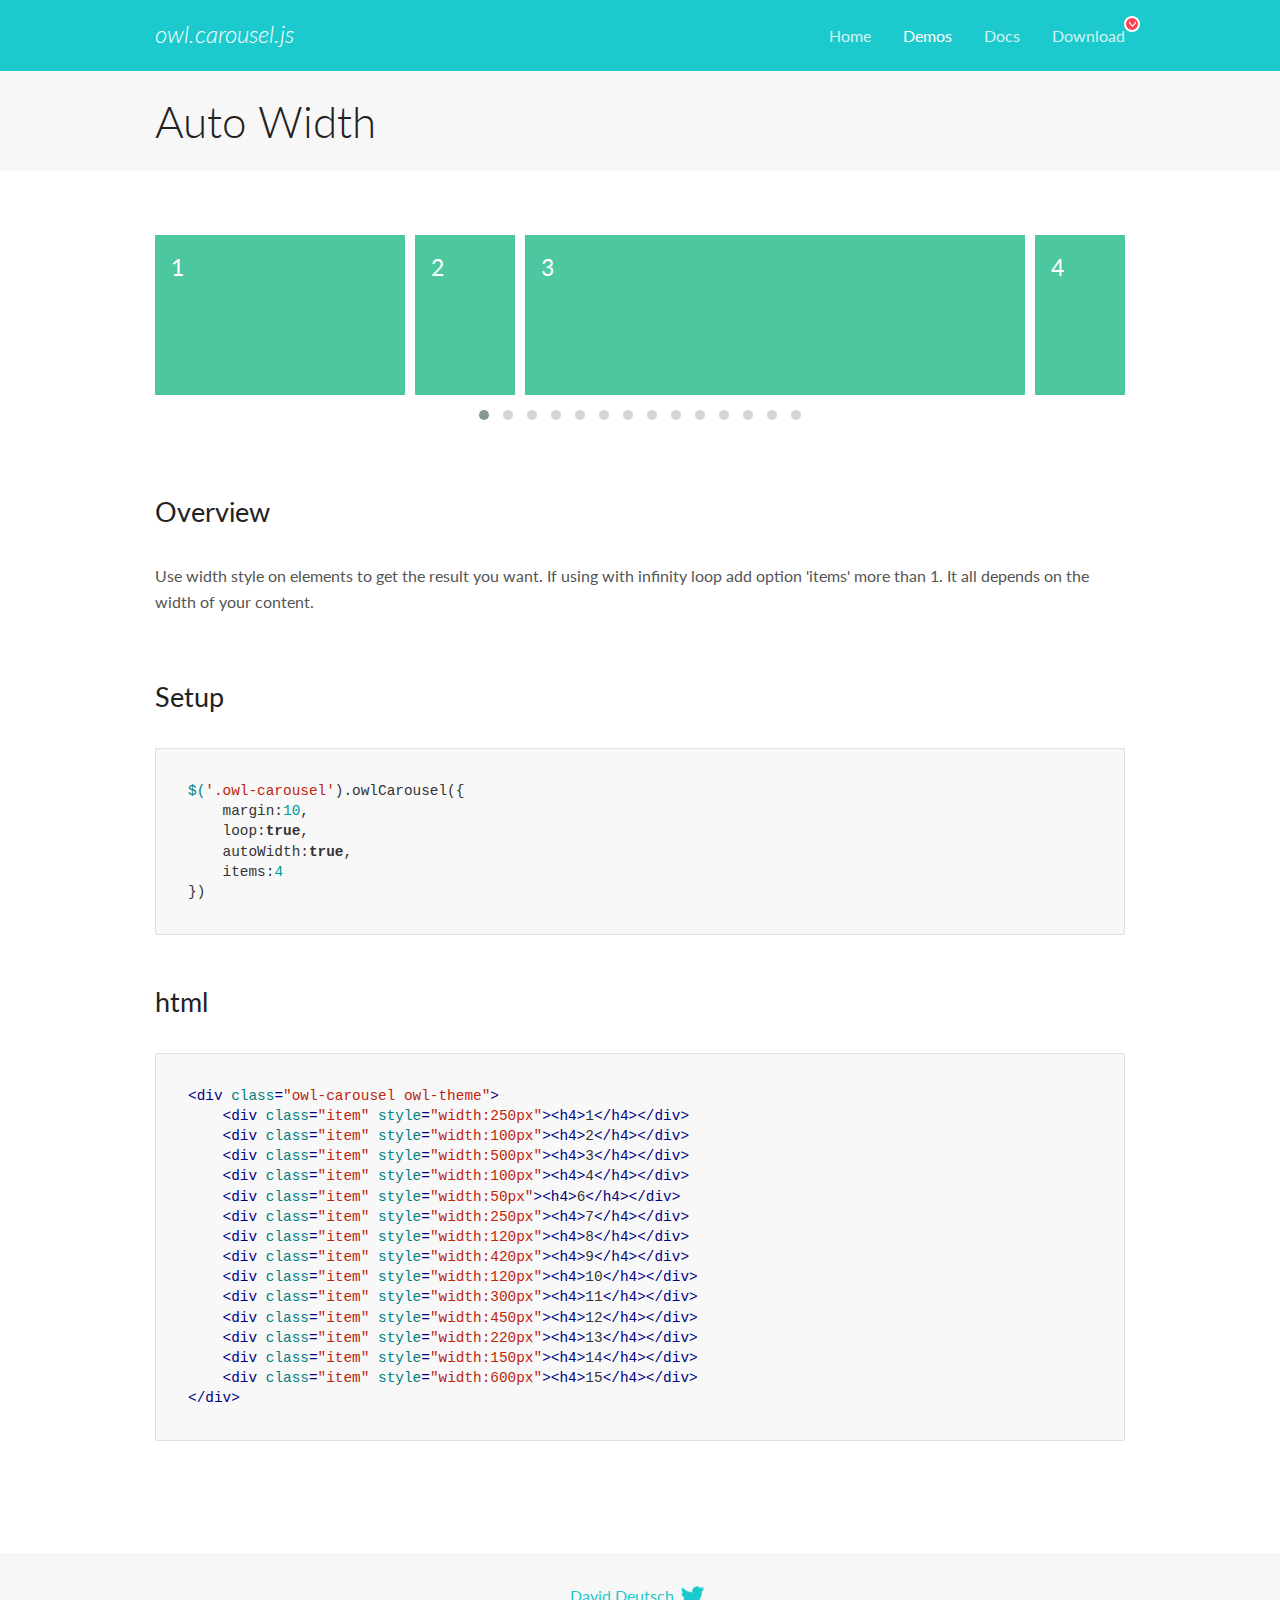
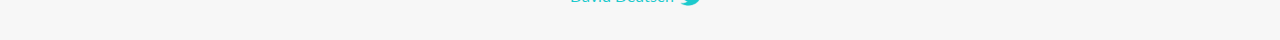
<file: assets/OwlCarousel2-2.3.4/docs/demos/autowidth.html>
<!DOCTYPE html>
<html lang="en">
  <head>

    <!-- head -->
    <meta charset="utf-8">
    <meta name="msapplication-tap-highlight" content="no" />
    <meta name="viewport" content="width=device-width, initial-scale=1.0" />
    <meta name="description" content="Auto Width">
    <meta name="author" content="David Deutsch">
    <title>
      Auto Width Demo | Owl Carousel | 2.3.4
    </title>

    <!-- Stylesheets -->
    <link href='https://fonts.googleapis.com/css?family=Lato:300,400,700,400italic,300italic' rel='stylesheet' type='text/css'>
    <link rel="stylesheet" href="../assets/css/docs.theme.min.css">

    <!-- Owl Stylesheets -->
    <link rel="stylesheet" href="../assets/owlcarousel/assets/owl.carousel.min.css">
    <link rel="stylesheet" href="../assets/owlcarousel/assets/owl.theme.default.min.css">

    <!-- HTML5 shim and Respond.js IE8 support of HTML5 elements and media queries -->

    <!--[if lt IE 9]>
      <script src="https://oss.maxcdn.com/libs/html5shiv/3.7.0/html5shiv.js"></script>
      <script src="https://oss.maxcdn.com/libs/respond.js/1.3.0/respond.min.js"></script>
    <![endif]-->

    <!-- Favicons -->
    <link rel="apple-touch-icon-precomposed" sizes="144x144" href="../assets/ico/apple-touch-icon-144-precomposed.png">
    <link rel="shortcut icon" href="../assets/ico/favicon.png">
    <link rel="shortcut icon" href="favicon.ico">

    <!-- Yeah i know js should not be in header. Its required for demos.-->

    <!-- javascript -->
    <script src="../assets/vendors/jquery.min.js"></script>
    <script src="../assets/owlcarousel/owl.carousel.js"></script>
  </head>
  <body>

    <!-- header -->
    <header class="header">
      <div class="row">
        <div class="large-12 columns">
          <div class="brand left">
            <h3>
              <a href="/OwlCarousel2/">owl.carousel.js</a> 
            </h3>
          </div>
          <a id="toggle-nav" class="right">
            <span></span> <span></span> <span></span> 
          </a> 
          <div class="nav-bar">
            <ul class="clearfix">
              <li> <a href="/OwlCarousel2/index.html">Home</a>  </li>
              <li class="active">
                <a href="/OwlCarousel2/demos/demos.html">Demos</a> 
              </li>
              <li> <a href="/OwlCarousel2/docs/started-welcome.html">Docs</a>  </li>
              <li>
                <a href="https://github.com/OwlCarousel2/OwlCarousel2/archive/2.3.4.zip">Download</a> 
                <span class="download"></span> 
              </li>
            </ul>
          </div>
        </div>
      </div>
    </header>

    <!-- title -->
    <section class="title">
      <div class="row">
        <div class="large-12 columns">
          <h1>Auto Width</h1>
        </div>
      </div>
    </section>

    <!--  Demos -->
    <section id="demos">
      <div class="row">
        <div class="large-12 columns">
          <div class="owl-carousel owl-theme">
            <div class="item" style="width:250px">
              <h4>1</h4>
            </div>
            <div class="item" style="width:100px">
              <h4>2</h4>
            </div>
            <div class="item" style="width:500px">
              <h4>3</h4>
            </div>
            <div class="item" style="width:100px">
              <h4>4</h4>
            </div>
            <div class="item" style="width:50px">
              <h4>6</h4>
            </div>
            <div class="item" style="width:250px">
              <h4>7</h4>
            </div>
            <div class="item" style="width:120px">
              <h4>8</h4>
            </div>
            <div class="item" style="width:420px">
              <h4>9</h4>
            </div>
            <div class="item" style="width:120px">
              <h4>10</h4>
            </div>
            <div class="item" style="width:300px">
              <h4>11</h4>
            </div>
            <div class="item" style="width:450px">
              <h4>12</h4>
            </div>
            <div class="item" style="width:220px">
              <h4>13</h4>
            </div>
            <div class="item" style="width:150px">
              <h4>14</h4>
            </div>
            <div class="item" style="width:600px">
              <h4>15</h4>
            </div>
          </div>
          <h3 id="overview">Overview</h3>
          <p>Use width style on elements to get the result you want. If using with infinity loop add option &#39;items&#39; more than 1. It all depends on the width of your content.</p>
          <h3 id="setup">Setup</h3>
          <pre><code>$(&#39;.owl-carousel&#39;).owlCarousel({
    margin:10,
    loop:true,
    autoWidth:true,
    items:4
})</code></pre>
          <h3 id="html">html</h3>
          <pre><code>&lt;div class=&quot;owl-carousel owl-theme&quot;&gt;
    &lt;div class=&quot;item&quot; style=&quot;width:250px&quot;&gt;&lt;h4&gt;1&lt;/h4&gt;&lt;/div&gt;
    &lt;div class=&quot;item&quot; style=&quot;width:100px&quot;&gt;&lt;h4&gt;2&lt;/h4&gt;&lt;/div&gt;
    &lt;div class=&quot;item&quot; style=&quot;width:500px&quot;&gt;&lt;h4&gt;3&lt;/h4&gt;&lt;/div&gt;
    &lt;div class=&quot;item&quot; style=&quot;width:100px&quot;&gt;&lt;h4&gt;4&lt;/h4&gt;&lt;/div&gt;
    &lt;div class=&quot;item&quot; style=&quot;width:50px&quot;&gt;&lt;h4&gt;6&lt;/h4&gt;&lt;/div&gt;
    &lt;div class=&quot;item&quot; style=&quot;width:250px&quot;&gt;&lt;h4&gt;7&lt;/h4&gt;&lt;/div&gt;
    &lt;div class=&quot;item&quot; style=&quot;width:120px&quot;&gt;&lt;h4&gt;8&lt;/h4&gt;&lt;/div&gt;
    &lt;div class=&quot;item&quot; style=&quot;width:420px&quot;&gt;&lt;h4&gt;9&lt;/h4&gt;&lt;/div&gt;
    &lt;div class=&quot;item&quot; style=&quot;width:120px&quot;&gt;&lt;h4&gt;10&lt;/h4&gt;&lt;/div&gt;
    &lt;div class=&quot;item&quot; style=&quot;width:300px&quot;&gt;&lt;h4&gt;11&lt;/h4&gt;&lt;/div&gt;
    &lt;div class=&quot;item&quot; style=&quot;width:450px&quot;&gt;&lt;h4&gt;12&lt;/h4&gt;&lt;/div&gt;
    &lt;div class=&quot;item&quot; style=&quot;width:220px&quot;&gt;&lt;h4&gt;13&lt;/h4&gt;&lt;/div&gt;
    &lt;div class=&quot;item&quot; style=&quot;width:150px&quot;&gt;&lt;h4&gt;14&lt;/h4&gt;&lt;/div&gt;
    &lt;div class=&quot;item&quot; style=&quot;width:600px&quot;&gt;&lt;h4&gt;15&lt;/h4&gt;&lt;/div&gt;
&lt;/div&gt;</code></pre>
          <script>
            $(document).ready(function() {
              $('.owl-carousel').owlCarousel({
                margin: 10,
                loop: true,
                autoWidth: true,
                items: 4
              })
            })
          </script>
        </div>
      </div>
    </section>

    <!-- footer -->
    <footer class="footer">
      <div class="row">
        <div class="large-12 columns">
          <h5>
            <a href="/OwlCarousel2/docs/support-contact.html">David Deutsch</a> 
            <a id="custom-tweet-button" href="https://twitter.com/share?url=https://github.com/OwlCarousel2/OwlCarousel2&text=Owl Carousel - This is so awesome! " target="_blank"></a> 
          </h5>
        </div>
      </div>
    </footer>

    <!-- vendors -->
    <script src="../assets/vendors/highlight.js"></script>
    <script src="../assets/js/app.js"></script>
  </body>
</html>
</file>
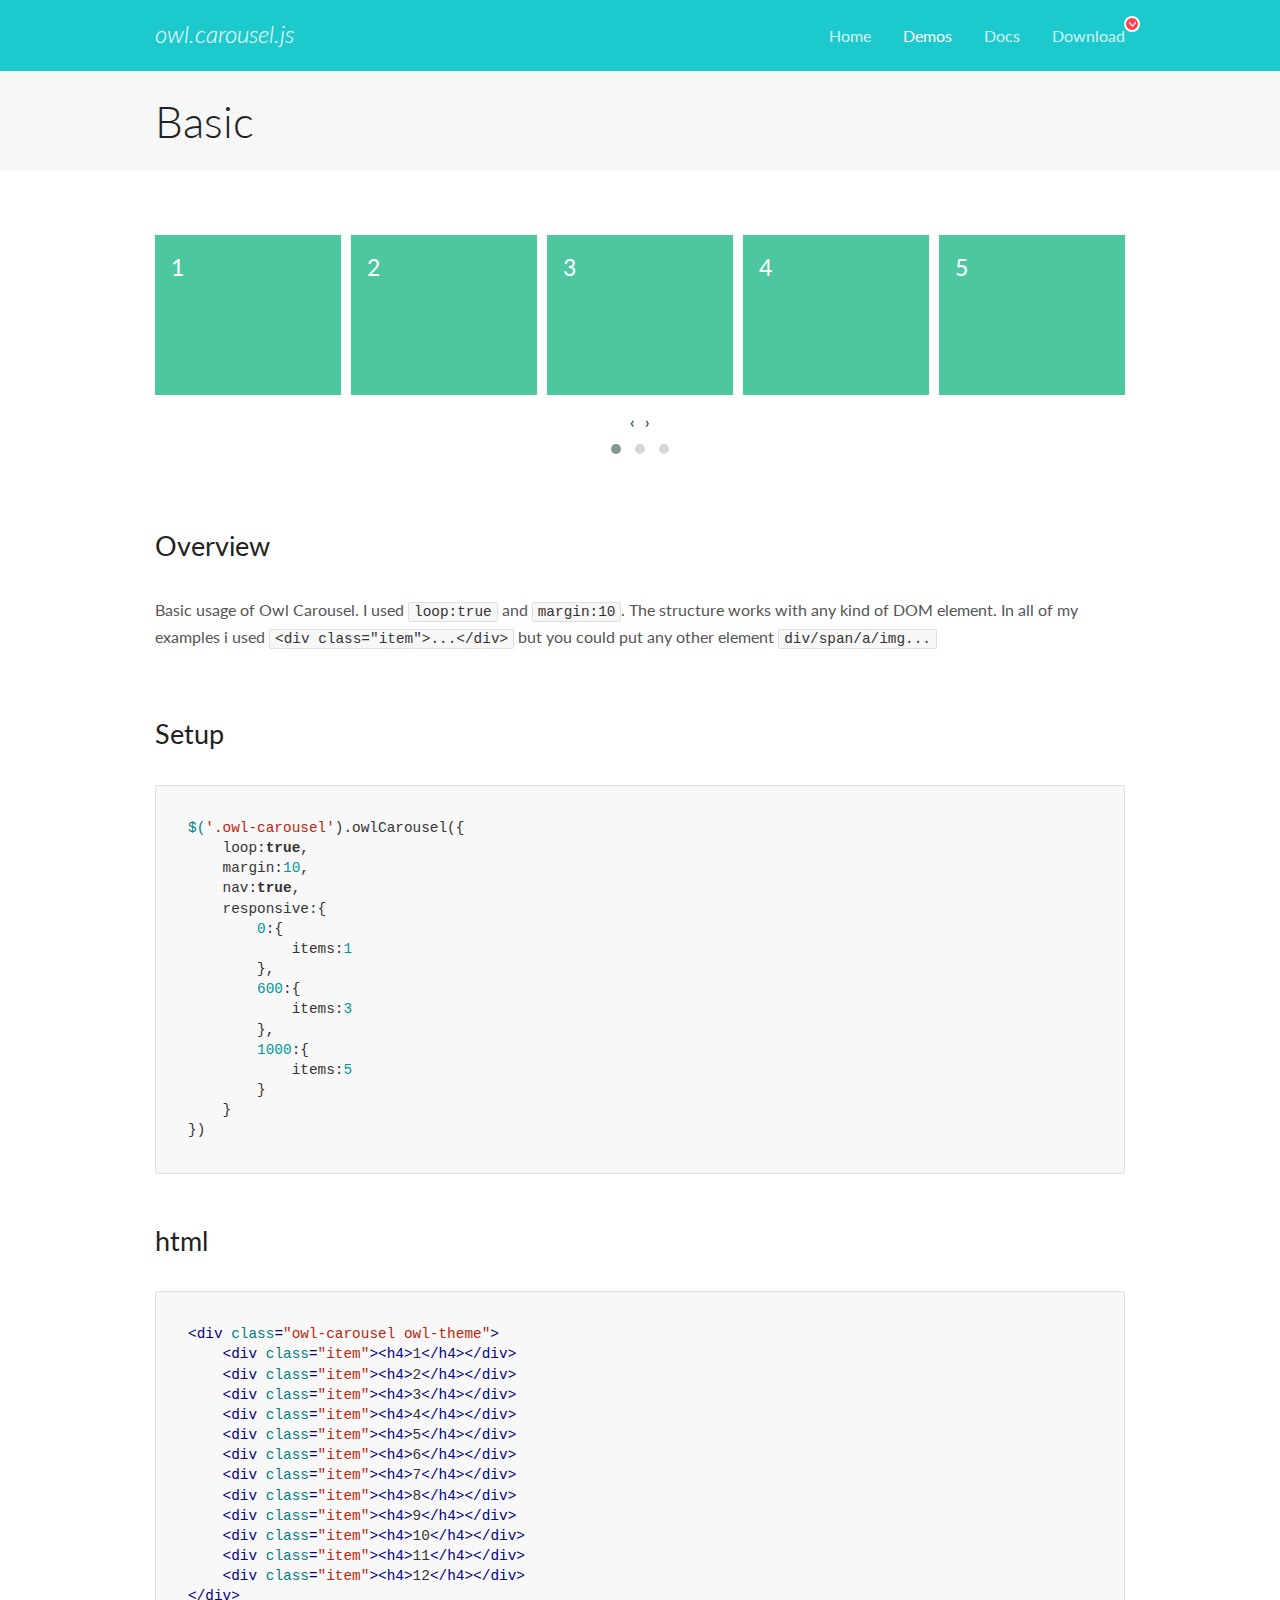
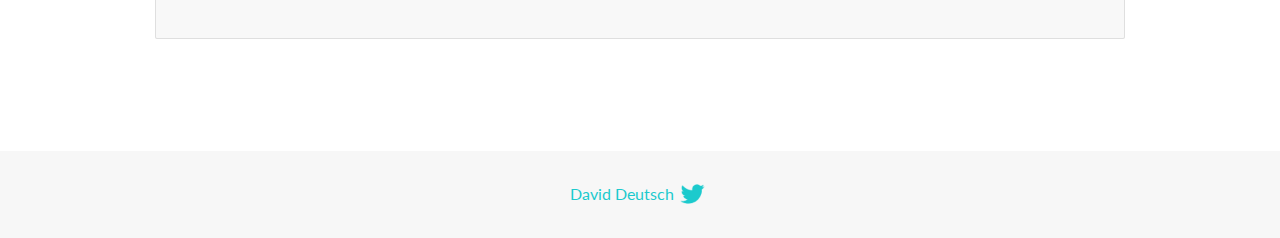
<file: assets/OwlCarousel2-2.3.4/docs/demos/basic.html>
<!DOCTYPE html>
<html lang="en">
  <head>

    <!-- head -->
    <meta charset="utf-8">
    <meta name="msapplication-tap-highlight" content="no" />
    <meta name="viewport" content="width=device-width, initial-scale=1.0" />
    <meta name="description" content="Basic usage demo">
    <meta name="author" content="David Deutsch">
    <title>
      Basic Demo | Owl Carousel | 2.3.4
    </title>

    <!-- Stylesheets -->
    <link href='https://fonts.googleapis.com/css?family=Lato:300,400,700,400italic,300italic' rel='stylesheet' type='text/css'>
    <link rel="stylesheet" href="../assets/css/docs.theme.min.css">

    <!-- Owl Stylesheets -->
    <link rel="stylesheet" href="../assets/owlcarousel/assets/owl.carousel.min.css">
    <link rel="stylesheet" href="../assets/owlcarousel/assets/owl.theme.default.min.css">

    <!-- HTML5 shim and Respond.js IE8 support of HTML5 elements and media queries -->

    <!--[if lt IE 9]>
      <script src="https://oss.maxcdn.com/libs/html5shiv/3.7.0/html5shiv.js"></script>
      <script src="https://oss.maxcdn.com/libs/respond.js/1.3.0/respond.min.js"></script>
    <![endif]-->

    <!-- Favicons -->
    <link rel="apple-touch-icon-precomposed" sizes="144x144" href="../assets/ico/apple-touch-icon-144-precomposed.png">
    <link rel="shortcut icon" href="../assets/ico/favicon.png">
    <link rel="shortcut icon" href="favicon.ico">

    <!-- Yeah i know js should not be in header. Its required for demos.-->

    <!-- javascript -->
    <script src="../assets/vendors/jquery.min.js"></script>
    <script src="../assets/owlcarousel/owl.carousel.js"></script>
  </head>
  <body>

    <!-- header -->
    <header class="header">
      <div class="row">
        <div class="large-12 columns">
          <div class="brand left">
            <h3>
              <a href="/OwlCarousel2/">owl.carousel.js</a> 
            </h3>
          </div>
          <a id="toggle-nav" class="right">
            <span></span> <span></span> <span></span> 
          </a> 
          <div class="nav-bar">
            <ul class="clearfix">
              <li> <a href="/OwlCarousel2/index.html">Home</a>  </li>
              <li class="active">
                <a href="/OwlCarousel2/demos/demos.html">Demos</a> 
              </li>
              <li> <a href="/OwlCarousel2/docs/started-welcome.html">Docs</a>  </li>
              <li>
                <a href="https://github.com/OwlCarousel2/OwlCarousel2/archive/2.3.4.zip">Download</a> 
                <span class="download"></span> 
              </li>
            </ul>
          </div>
        </div>
      </div>
    </header>

    <!-- title -->
    <section class="title">
      <div class="row">
        <div class="large-12 columns">
          <h1>Basic</h1>
        </div>
      </div>
    </section>

    <!--  Demos -->
    <section id="demos">
      <div class="row">
        <div class="large-12 columns">
          <div class="owl-carousel owl-theme">
            <div class="item">
              <h4>1</h4>
            </div>
            <div class="item">
              <h4>2</h4>
            </div>
            <div class="item">
              <h4>3</h4>
            </div>
            <div class="item">
              <h4>4</h4>
            </div>
            <div class="item">
              <h4>5</h4>
            </div>
            <div class="item">
              <h4>6</h4>
            </div>
            <div class="item">
              <h4>7</h4>
            </div>
            <div class="item">
              <h4>8</h4>
            </div>
            <div class="item">
              <h4>9</h4>
            </div>
            <div class="item">
              <h4>10</h4>
            </div>
            <div class="item">
              <h4>11</h4>
            </div>
            <div class="item">
              <h4>12</h4>
            </div>
          </div>
          <h3 id="overview">Overview</h3>
          <p>Basic usage of Owl Carousel. I used <code>loop:true</code> and <code>margin:10</code>. The structure works with any kind of DOM element. In all of my examples i used <code>&lt;div class=&quot;item&quot;&gt;...&lt;/div&gt;</code> but you could
            put any other element <code>div/span/a/img...</code></p>
          <h3 id="setup">Setup</h3>
          <pre><code>$(&#39;.owl-carousel&#39;).owlCarousel({
    loop:true,
    margin:10,
    nav:true,
    responsive:{
        0:{
            items:1
        },
        600:{
            items:3
        },
        1000:{
            items:5
        }
    }
})</code></pre>
          <h3 id="html">html</h3>
          <pre><code>&lt;div class=&quot;owl-carousel owl-theme&quot;&gt;
    &lt;div class=&quot;item&quot;&gt;&lt;h4&gt;1&lt;/h4&gt;&lt;/div&gt;
    &lt;div class=&quot;item&quot;&gt;&lt;h4&gt;2&lt;/h4&gt;&lt;/div&gt;
    &lt;div class=&quot;item&quot;&gt;&lt;h4&gt;3&lt;/h4&gt;&lt;/div&gt;
    &lt;div class=&quot;item&quot;&gt;&lt;h4&gt;4&lt;/h4&gt;&lt;/div&gt;
    &lt;div class=&quot;item&quot;&gt;&lt;h4&gt;5&lt;/h4&gt;&lt;/div&gt;
    &lt;div class=&quot;item&quot;&gt;&lt;h4&gt;6&lt;/h4&gt;&lt;/div&gt;
    &lt;div class=&quot;item&quot;&gt;&lt;h4&gt;7&lt;/h4&gt;&lt;/div&gt;
    &lt;div class=&quot;item&quot;&gt;&lt;h4&gt;8&lt;/h4&gt;&lt;/div&gt;
    &lt;div class=&quot;item&quot;&gt;&lt;h4&gt;9&lt;/h4&gt;&lt;/div&gt;
    &lt;div class=&quot;item&quot;&gt;&lt;h4&gt;10&lt;/h4&gt;&lt;/div&gt;
    &lt;div class=&quot;item&quot;&gt;&lt;h4&gt;11&lt;/h4&gt;&lt;/div&gt;
    &lt;div class=&quot;item&quot;&gt;&lt;h4&gt;12&lt;/h4&gt;&lt;/div&gt;
&lt;/div&gt;</code></pre>
          <script>
            $(document).ready(function() {
              var owl = $('.owl-carousel');
              owl.owlCarousel({
                margin: 10,
                nav: true,
                loop: true,
                responsive: {
                  0: {
                    items: 1
                  },
                  600: {
                    items: 3
                  },
                  1000: {
                    items: 5
                  }
                }
              })
            })
          </script>
        </div>
      </div>
    </section>

    <!-- footer -->
    <footer class="footer">
      <div class="row">
        <div class="large-12 columns">
          <h5>
            <a href="/OwlCarousel2/docs/support-contact.html">David Deutsch</a> 
            <a id="custom-tweet-button" href="https://twitter.com/share?url=https://github.com/OwlCarousel2/OwlCarousel2&text=Owl Carousel - This is so awesome! " target="_blank"></a> 
          </h5>
        </div>
      </div>
    </footer>

    <!-- vendors -->
    <script src="../assets/vendors/highlight.js"></script>
    <script src="../assets/js/app.js"></script>
  </body>
</html>
</file>
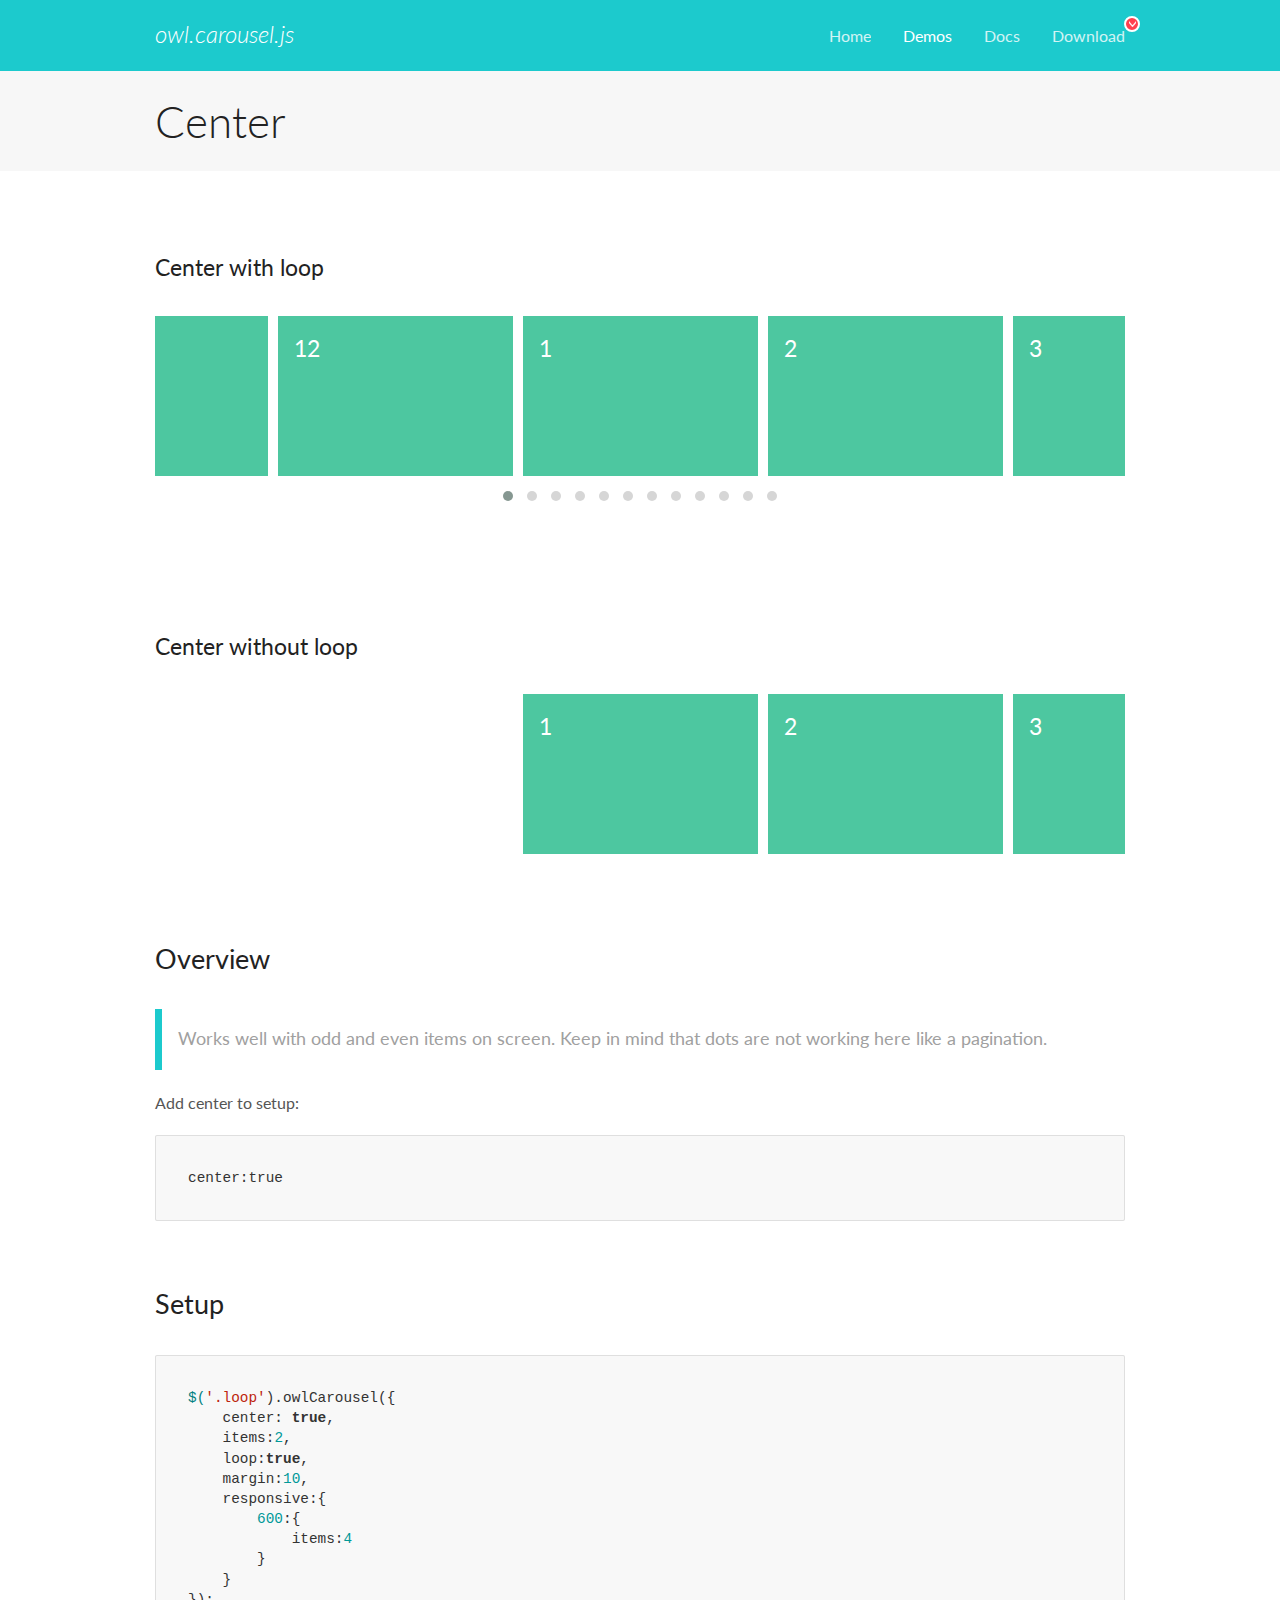
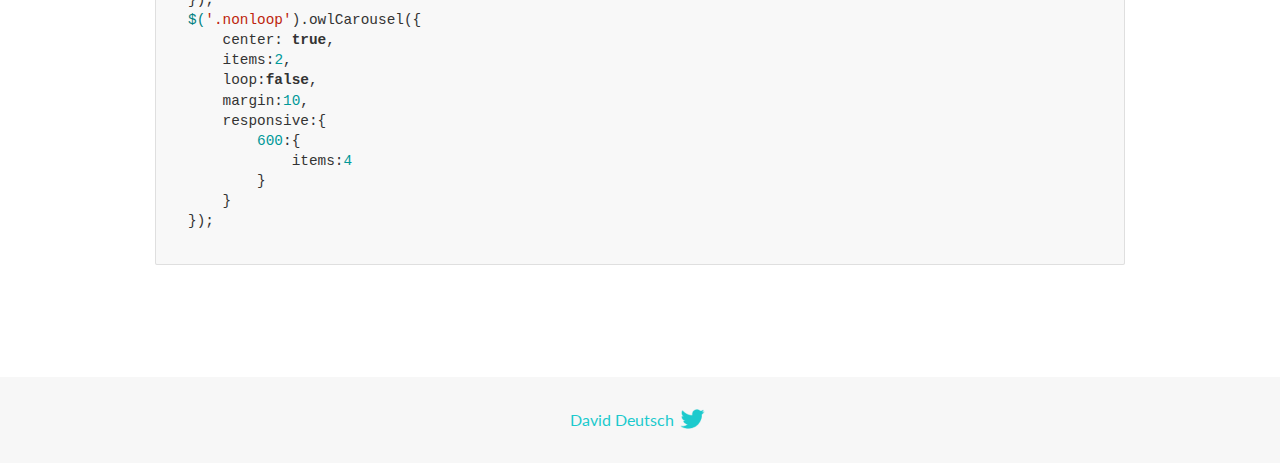
<file: assets/OwlCarousel2-2.3.4/docs/demos/center.html>
<!DOCTYPE html>
<html lang="en">
  <head>

    <!-- head -->
    <meta charset="utf-8">
    <meta name="msapplication-tap-highlight" content="no" />
    <meta name="viewport" content="width=device-width, initial-scale=1.0" />
    <meta name="description" content="Center carousel">
    <meta name="author" content="David Deutsch">
    <title>
      Center Demo | Owl Carousel | 2.3.4
    </title>

    <!-- Stylesheets -->
    <link href='https://fonts.googleapis.com/css?family=Lato:300,400,700,400italic,300italic' rel='stylesheet' type='text/css'>
    <link rel="stylesheet" href="../assets/css/docs.theme.min.css">

    <!-- Owl Stylesheets -->
    <link rel="stylesheet" href="../assets/owlcarousel/assets/owl.carousel.min.css">
    <link rel="stylesheet" href="../assets/owlcarousel/assets/owl.theme.default.min.css">

    <!-- HTML5 shim and Respond.js IE8 support of HTML5 elements and media queries -->

    <!--[if lt IE 9]>
      <script src="https://oss.maxcdn.com/libs/html5shiv/3.7.0/html5shiv.js"></script>
      <script src="https://oss.maxcdn.com/libs/respond.js/1.3.0/respond.min.js"></script>
    <![endif]-->

    <!-- Favicons -->
    <link rel="apple-touch-icon-precomposed" sizes="144x144" href="../assets/ico/apple-touch-icon-144-precomposed.png">
    <link rel="shortcut icon" href="../assets/ico/favicon.png">
    <link rel="shortcut icon" href="favicon.ico">

    <!-- Yeah i know js should not be in header. Its required for demos.-->

    <!-- javascript -->
    <script src="../assets/vendors/jquery.min.js"></script>
    <script src="../assets/owlcarousel/owl.carousel.js"></script>
  </head>
  <body>

    <!-- header -->
    <header class="header">
      <div class="row">
        <div class="large-12 columns">
          <div class="brand left">
            <h3>
              <a href="/OwlCarousel2/">owl.carousel.js</a> 
            </h3>
          </div>
          <a id="toggle-nav" class="right">
            <span></span> <span></span> <span></span> 
          </a> 
          <div class="nav-bar">
            <ul class="clearfix">
              <li> <a href="/OwlCarousel2/index.html">Home</a>  </li>
              <li class="active">
                <a href="/OwlCarousel2/demos/demos.html">Demos</a> 
              </li>
              <li> <a href="/OwlCarousel2/docs/started-welcome.html">Docs</a>  </li>
              <li>
                <a href="https://github.com/OwlCarousel2/OwlCarousel2/archive/2.3.4.zip">Download</a> 
                <span class="download"></span> 
              </li>
            </ul>
          </div>
        </div>
      </div>
    </header>

    <!-- title -->
    <section class="title">
      <div class="row">
        <div class="large-12 columns">
          <h1>Center</h1>
        </div>
      </div>
    </section>

    <!--  Demos -->
    <section id="demos">
      <div class="row">
        <div class="large-12 columns">
          <h4 id="center-with-loop">Center with loop</h4>
          <div class="loop owl-carousel owl-theme">
            <div class="item">
              <h4>1</h4>
            </div>
            <div class="item">
              <h4>2</h4>
            </div>
            <div class="item">
              <h4>3</h4>
            </div>
            <div class="item">
              <h4>4</h4>
            </div>
            <div class="item">
              <h4>5</h4>
            </div>
            <div class="item">
              <h4>6</h4>
            </div>
            <div class="item">
              <h4>7</h4>
            </div>
            <div class="item">
              <h4>8</h4>
            </div>
            <div class="item">
              <h4>9</h4>
            </div>
            <div class="item">
              <h4>10</h4>
            </div>
            <div class="item">
              <h4>11</h4>
            </div>
            <div class="item">
              <h4>12</h4>
            </div>
          </div>
          <br>
          <h4 id="center-without-loop">Center without loop</h4>
          <div class="nonloop owl-carousel">
            <div class="item">
              <h4>1</h4>
            </div>
            <div class="item">
              <h4>2</h4>
            </div>
            <div class="item">
              <h4>3</h4>
            </div>
            <div class="item">
              <h4>4</h4>
            </div>
            <div class="item">
              <h4>5</h4>
            </div>
            <div class="item">
              <h4>6</h4>
            </div>
            <div class="item">
              <h4>7</h4>
            </div>
            <div class="item">
              <h4>8</h4>
            </div>
            <div class="item">
              <h4>9</h4>
            </div>
            <div class="item">
              <h4>10</h4>
            </div>
            <div class="item">
              <h4>11</h4>
            </div>
            <div class="item">
              <h4>12</h4>
            </div>
          </div>
          <h3 id="overview">Overview</h3>
          <blockquote>
            <p>Works well with odd and even items on screen. Keep in mind that dots are not working here like a pagination.</p>
          </blockquote>
          <p>Add center to setup:</p>
          <pre><code>center:true</code></pre>
          <h3 id="setup">Setup</h3>
          <pre><code>$(&#39;.loop&#39;).owlCarousel({
    center: true,
    items:2,
    loop:true,
    margin:10,
    responsive:{
        600:{
            items:4
        }
    }
});
$(&#39;.nonloop&#39;).owlCarousel({
    center: true,
    items:2,
    loop:false,
    margin:10,
    responsive:{
        600:{
            items:4
        }
    }
});</code></pre>
          <script>
            jQuery(document).ready(function($) {
              $('.loop').owlCarousel({
                center: true,
                items: 2,
                loop: true,
                margin: 10,
                responsive: {
                  600: {
                    items: 4
                  }
                }
              });
              $('.nonloop').owlCarousel({
                center: true,
                items: 2,
                loop: false,
                margin: 10,
                responsive: {
                  600: {
                    items: 4
                  }
                }
              });
            });
          </script>
        </div>
      </div>
    </section>

    <!-- footer -->
    <footer class="footer">
      <div class="row">
        <div class="large-12 columns">
          <h5>
            <a href="/OwlCarousel2/docs/support-contact.html">David Deutsch</a> 
            <a id="custom-tweet-button" href="https://twitter.com/share?url=https://github.com/OwlCarousel2/OwlCarousel2&text=Owl Carousel - This is so awesome! " target="_blank"></a> 
          </h5>
        </div>
      </div>
    </footer>

    <!-- vendors -->
    <script src="../assets/vendors/highlight.js"></script>
    <script src="../assets/js/app.js"></script>
  </body>
</html>
</file>
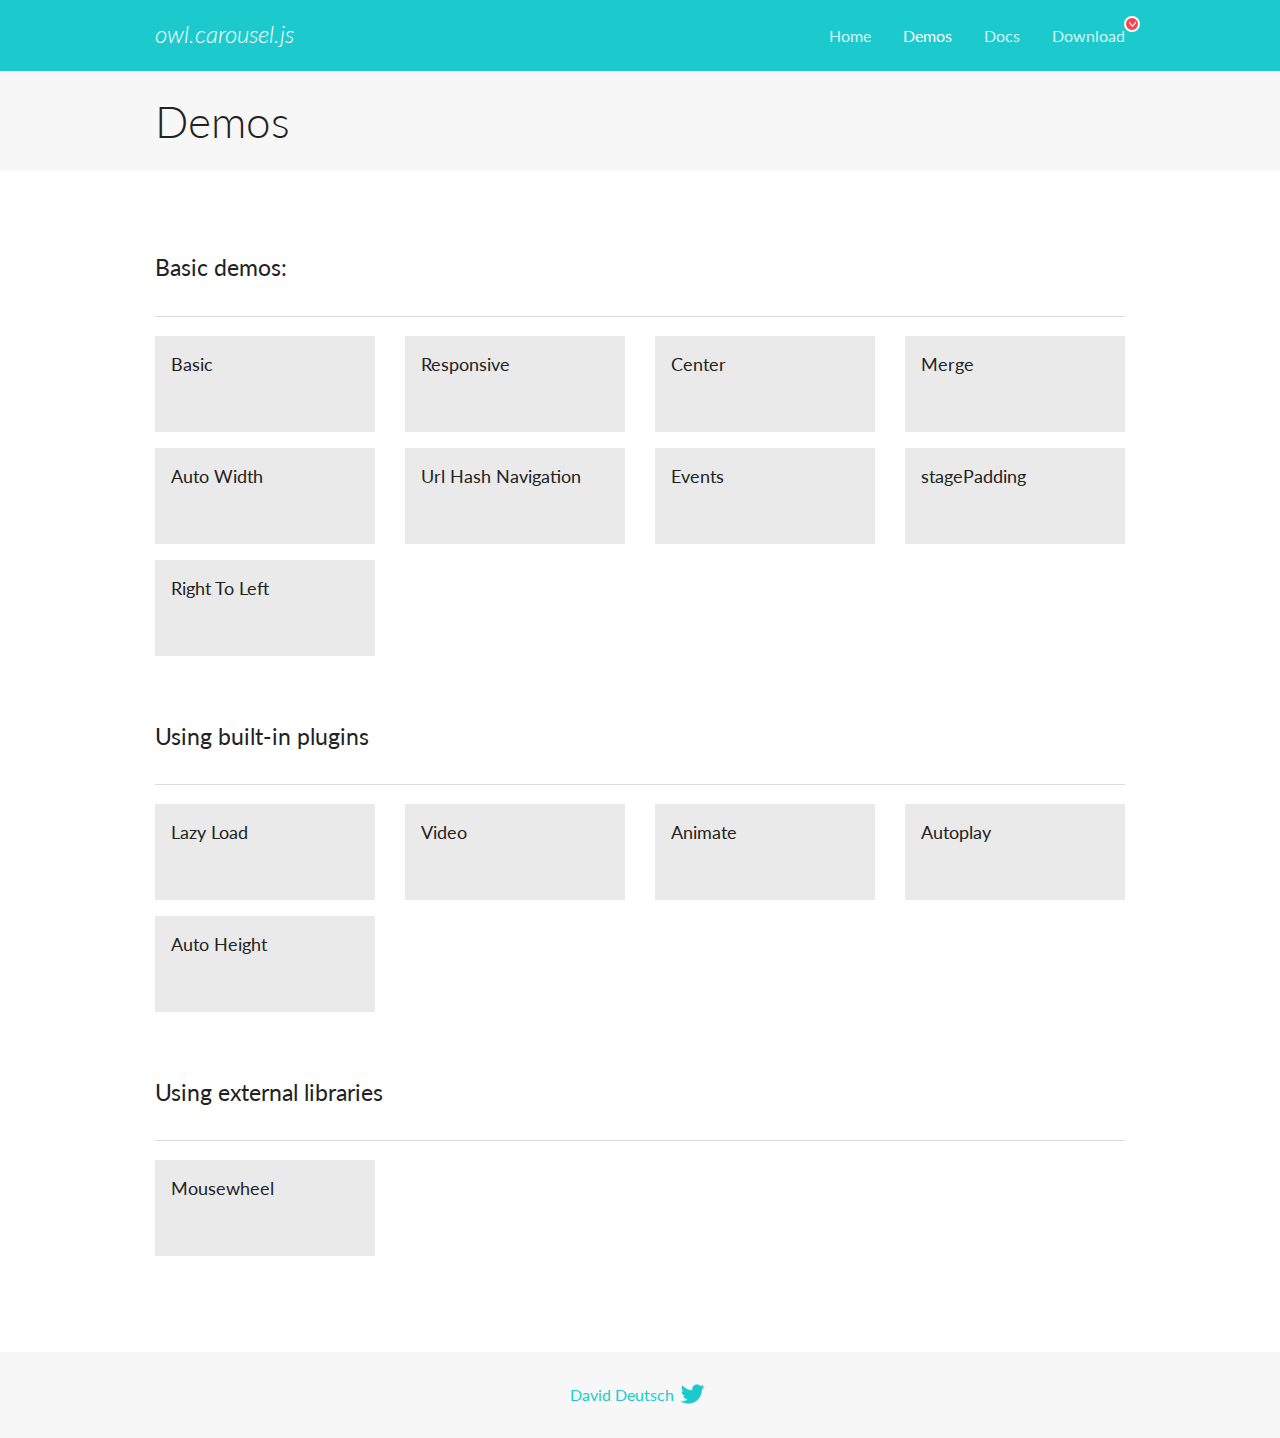
<file: assets/OwlCarousel2-2.3.4/docs/demos/demos.html>
<!DOCTYPE html>
<html lang="en">
  <head>

    <!-- head -->
    <meta charset="utf-8">
    <meta name="msapplication-tap-highlight" content="no" />
    <meta name="viewport" content="width=device-width, initial-scale=1.0" />
    <meta name="description" content="A list of Owl Carousel examples.">
    <meta name="author" content="David Deutsch">
    <title>
      Demos | Owl Carousel | 2.3.4
    </title>

    <!-- Stylesheets -->
    <link href='https://fonts.googleapis.com/css?family=Lato:300,400,700,400italic,300italic' rel='stylesheet' type='text/css'>
    <link rel="stylesheet" href="../assets/css/docs.theme.min.css">

    <!-- Owl Stylesheets -->
    <link rel="stylesheet" href="../assets/owlcarousel/assets/owl.carousel.min.css">
    <link rel="stylesheet" href="../assets/owlcarousel/assets/owl.theme.default.min.css">

    <!-- HTML5 shim and Respond.js IE8 support of HTML5 elements and media queries -->

    <!--[if lt IE 9]>
      <script src="https://oss.maxcdn.com/libs/html5shiv/3.7.0/html5shiv.js"></script>
      <script src="https://oss.maxcdn.com/libs/respond.js/1.3.0/respond.min.js"></script>
    <![endif]-->

    <!-- Favicons -->
    <link rel="apple-touch-icon-precomposed" sizes="144x144" href="../assets/ico/apple-touch-icon-144-precomposed.png">
    <link rel="shortcut icon" href="../assets/ico/favicon.png">
    <link rel="shortcut icon" href="favicon.ico">

    <!-- Yeah i know js should not be in header. Its required for demos.-->

    <!-- javascript -->
    <script src="../assets/vendors/jquery.min.js"></script>
    <script src="../assets/owlcarousel/owl.carousel.js"></script>
  </head>
  <body>

    <!-- header -->
    <header class="header">
      <div class="row">
        <div class="large-12 columns">
          <div class="brand left">
            <h3>
              <a href="/OwlCarousel2/">owl.carousel.js</a> 
            </h3>
          </div>
          <a id="toggle-nav" class="right">
            <span></span> <span></span> <span></span> 
          </a> 
          <div class="nav-bar">
            <ul class="clearfix">
              <li> <a href="/OwlCarousel2/index.html">Home</a>  </li>
              <li class="active">
                <a href="/OwlCarousel2/demos/demos.html">Demos</a> 
              </li>
              <li> <a href="/OwlCarousel2/docs/started-welcome.html">Docs</a>  </li>
              <li>
                <a href="https://github.com/OwlCarousel2/OwlCarousel2/archive/2.3.4.zip">Download</a> 
                <span class="download"></span> 
              </li>
            </ul>
          </div>
        </div>
      </div>
    </header>

    <!-- title -->
    <section class="title">
      <div class="row">
        <div class="large-12 columns">
          <h1>Demos</h1>
        </div>
      </div>
    </section>

    <!--  Demos -->
    <section id="demos">
      <div class="row">
        <div class="large-12 columns">
          <h4 id="basic-demos-">Basic demos:</h4>
          <hr>
          <div class="demo-list">
            <div class="row">
              <div class="small-6 medium-4 large-3 columns">
                <a href="basic.html" class="demo-block">
                  <h5>Basic </h5>
                </a> 
              </div>
              <div class="small-6 medium-4 large-3 columns">
                <a href="responsive.html" class="demo-block">
                  <h5>Responsive </h5>
                </a> 
              </div>
              <div class="small-6 medium-4 large-3 columns">
                <a href="center.html" class="demo-block">
                  <h5>Center </h5>
                </a> 
              </div>
              <div class="small-6 medium-4 large-3 columns">
                <a href="merge.html" class="demo-block">
                  <h5>Merge </h5>
                </a> 
              </div>
              <div class="small-6 medium-4 large-3 columns">
                <a href="autowidth.html" class="demo-block">
                  <h5>Auto Width </h5>
                </a> 
              </div>
              <div class="small-6 medium-4 large-3 columns">
                <a href="urlhashnav.html" class="demo-block">
                  <h5>Url Hash Navigation </h5>
                </a> 
              </div>
              <div class="small-6 medium-4 large-3 columns">
                <a href="events.html" class="demo-block">
                  <h5>Events </h5>
                </a> 
              </div>
              <div class="small-6 medium-4 large-3 columns">
                <a href="stagepadding.html" class="demo-block">
                  <h5>stagePadding </h5>
                </a> 
              </div>
              <div class="small-6 medium-4 large-3 columns">
                <a href="rtl.html" class="demo-block">
                  <h5>Right To Left </h5>
                </a> 
              </div>
            </div>
          </div>
          <h4 id="using-built-in-plugins">Using built-in plugins</h4>
          <hr>
          <div class="demo-list">
            <div class="row">
              <div class="small-6 medium-4 large-3 columns">
                <a href="lazyLoad.html" class="demo-block">
                  <h5>Lazy Load </h5>
                </a> 
              </div>
              <div class="small-6 medium-4 large-3 columns">
                <a href="video.html" class="demo-block">
                  <h5>Video </h5>
                </a> 
              </div>
              <div class="small-6 medium-4 large-3 columns">
                <a href="animate.html" class="demo-block">
                  <h5>Animate </h5>
                </a> 
              </div>
              <div class="small-6 medium-4 large-3 columns">
                <a href="autoplay.html" class="demo-block">
                  <h5>Autoplay </h5>
                </a> 
              </div>
              <div class="small-6 medium-4 large-3 columns">
                <a href="autoheight.html" class="demo-block">
                  <h5>Auto Height </h5>
                </a> 
              </div>
            </div>
          </div>
          <h4 id="using-external-libraries">Using external libraries</h4>
          <hr>
          <div class="demo-list">
            <div class="row">
              <div class="small-6 medium-4 large-3 columns">
                <a href="mousewheel.html" class="demo-block">
                  <h5>Mousewheel </h5>
                </a> 
              </div>
            </div>
          </div>
        </div>
      </div>
    </section>

    <!-- footer -->
    <footer class="footer">
      <div class="row">
        <div class="large-12 columns">
          <h5>
            <a href="/OwlCarousel2/docs/support-contact.html">David Deutsch</a> 
            <a id="custom-tweet-button" href="https://twitter.com/share?url=https://github.com/OwlCarousel2/OwlCarousel2&text=Owl Carousel - This is so awesome! " target="_blank"></a> 
          </h5>
        </div>
      </div>
    </footer>

    <!-- vendors -->
    <script src="../assets/vendors/highlight.js"></script>
    <script src="../assets/js/app.js"></script>
  </body>
</html>
</file>
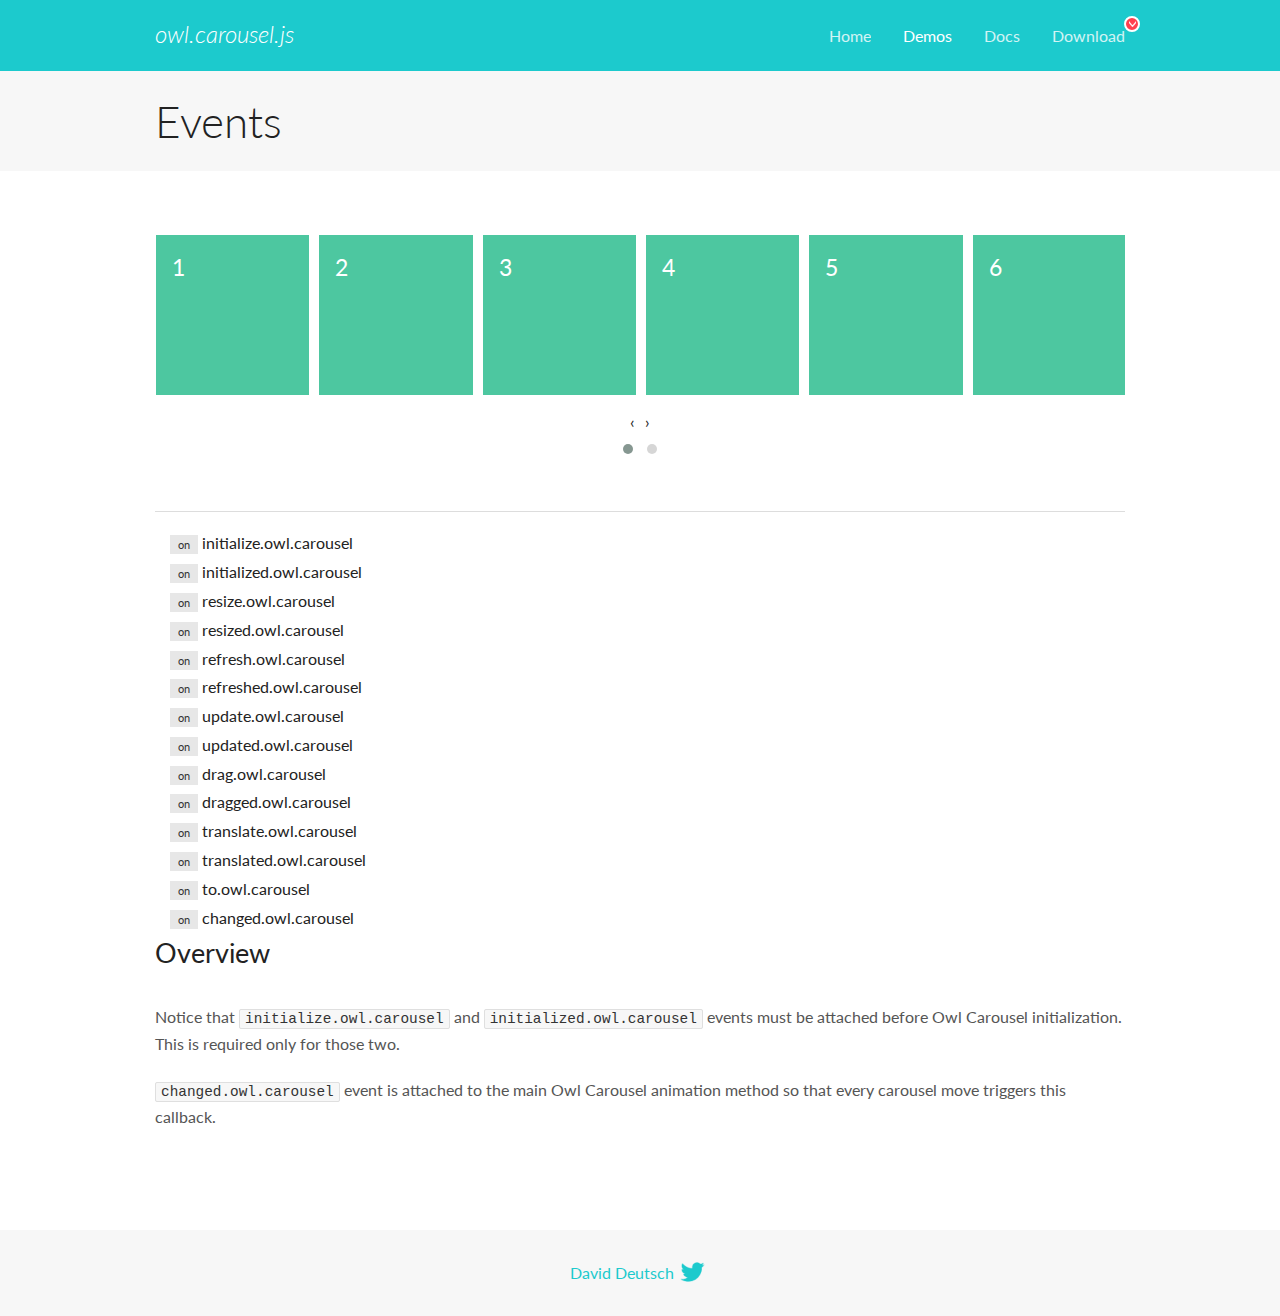
<file: assets/OwlCarousel2-2.3.4/docs/demos/events.html>
<!DOCTYPE html>
<html lang="en">
  <head>

    <!-- head -->
    <meta charset="utf-8">
    <meta name="msapplication-tap-highlight" content="no" />
    <meta name="viewport" content="width=device-width, initial-scale=1.0" />
    <meta name="description" content="Events usage demo">
    <meta name="author" content="David Deutsch">
    <title>
      Events Demo | Owl Carousel | 2.3.4
    </title>

    <!-- Stylesheets -->
    <link href='https://fonts.googleapis.com/css?family=Lato:300,400,700,400italic,300italic' rel='stylesheet' type='text/css'>
    <link rel="stylesheet" href="../assets/css/docs.theme.min.css">

    <!-- Owl Stylesheets -->
    <link rel="stylesheet" href="../assets/owlcarousel/assets/owl.carousel.min.css">
    <link rel="stylesheet" href="../assets/owlcarousel/assets/owl.theme.default.min.css">

    <!-- HTML5 shim and Respond.js IE8 support of HTML5 elements and media queries -->

    <!--[if lt IE 9]>
      <script src="https://oss.maxcdn.com/libs/html5shiv/3.7.0/html5shiv.js"></script>
      <script src="https://oss.maxcdn.com/libs/respond.js/1.3.0/respond.min.js"></script>
    <![endif]-->

    <!-- Favicons -->
    <link rel="apple-touch-icon-precomposed" sizes="144x144" href="../assets/ico/apple-touch-icon-144-precomposed.png">
    <link rel="shortcut icon" href="../assets/ico/favicon.png">
    <link rel="shortcut icon" href="favicon.ico">

    <!-- Yeah i know js should not be in header. Its required for demos.-->

    <!-- javascript -->
    <script src="../assets/vendors/jquery.min.js"></script>
    <script src="../assets/owlcarousel/owl.carousel.js"></script>
  </head>
  <body>

    <!-- header -->
    <header class="header">
      <div class="row">
        <div class="large-12 columns">
          <div class="brand left">
            <h3>
              <a href="/OwlCarousel2/">owl.carousel.js</a> 
            </h3>
          </div>
          <a id="toggle-nav" class="right">
            <span></span> <span></span> <span></span> 
          </a> 
          <div class="nav-bar">
            <ul class="clearfix">
              <li> <a href="/OwlCarousel2/index.html">Home</a>  </li>
              <li class="active">
                <a href="/OwlCarousel2/demos/demos.html">Demos</a> 
              </li>
              <li> <a href="/OwlCarousel2/docs/started-welcome.html">Docs</a>  </li>
              <li>
                <a href="https://github.com/OwlCarousel2/OwlCarousel2/archive/2.3.4.zip">Download</a> 
                <span class="download"></span> 
              </li>
            </ul>
          </div>
        </div>
      </div>
    </header>

    <!-- title -->
    <section class="title">
      <div class="row">
        <div class="large-12 columns">
          <h1>Events</h1>
        </div>
      </div>
    </section>

    <!--  Demos -->
    <section id="demos">
      <div class="row">
        <div class="large-12 columns">
          <div class="owl-carousel owl-theme">
            <div class="item">
              <h4>1</h4>
            </div>
            <div class="item">
              <h4>2</h4>
            </div>
            <div class="item">
              <h4>3</h4>
            </div>
            <div class="item">
              <h4>4</h4>
            </div>
            <div class="item">
              <h4>5</h4>
            </div>
            <div class="item">
              <h4>6</h4>
            </div>
            <div class="item">
              <h4>7</h4>
            </div>
            <div class="item">
              <h4>8</h4>
            </div>
            <div class="item">
              <h4>9</h4>
            </div>
            <div class="item">
              <h4>10</h4>
            </div>
            <div class="item">
              <h4>11</h4>
            </div>
            <div class="item">
              <h4>12</h4>
            </div>
          </div>
          <hr>
          <div class="large-12 columns callbacks">
            <div><span class="label secondary initialize">on</span>  initialize.owl.carousel </div>
            <div><span class="label secondary initialized">on</span>  initialized.owl.carousel </div>
            <div><span class="label secondary resize">on</span>  resize.owl.carousel </div>
            <div><span class="label secondary resized">on</span>  resized.owl.carousel </div>
            <div><span class="label secondary refresh">on</span>  refresh.owl.carousel </div>
            <div><span class="label secondary refreshed">on</span>  refreshed.owl.carousel </div>
            <div><span class="label secondary update">on</span>  update.owl.carousel </div>
            <div><span class="label secondary updated">on</span>  updated.owl.carousel </div>
            <div><span class="label secondary drag">on</span>  drag.owl.carousel </div>
            <div><span class="label secondary dragged">on</span>  dragged.owl.carousel </div>
            <div><span class="label secondary translate">on</span>  translate.owl.carousel </div>
            <div><span class="label secondary translated">on</span>  translated.owl.carousel </div>
            <div><span class="label secondary to">on</span>  to.owl.carousel </div>
            <div><span class="label secondary changed">on</span>  changed.owl.carousel </div>
          </div>
          <h3 id="overview">Overview</h3>
          <p>Notice that <code>initialize.owl.carousel</code> and <code>initialized.owl.carousel</code> events must be attached before Owl Carousel initialization. This is required only for those two.</p>
          <p><code>changed.owl.carousel</code> event is attached to the main Owl Carousel animation method so that every carousel move triggers this callback.</p>
          <script>
            jQuery(document).ready(function($) {
              var owl = $('.owl-carousel');
              owl.on('initialize.owl.carousel initialized.owl.carousel ' +
                'initialize.owl.carousel initialize.owl.carousel ' +
                'resize.owl.carousel resized.owl.carousel ' +
                'refresh.owl.carousel refreshed.owl.carousel ' +
                'update.owl.carousel updated.owl.carousel ' +
                'drag.owl.carousel dragged.owl.carousel ' +
                'translate.owl.carousel translated.owl.carousel ' +
                'to.owl.carousel changed.owl.carousel',
                function(e) {
                  $('.' + e.type)
                    .removeClass('secondary')
                    .addClass('success');
                  window.setTimeout(function() {
                    $('.' + e.type)
                      .removeClass('success')
                      .addClass('secondary');
                  }, 500);
                });
              owl.owlCarousel({
                loop: true,
                nav: true,
                lazyLoad: true,
                margin: 10,
                video: true,
                responsive: {
                  0: {
                    items: 1
                  },
                  600: {
                    items: 3
                  },
                  960: {
                    items: 5,
                  },
                  1200: {
                    items: 6
                  }
                }
              });
            });
          </script>
        </div>
      </div>
    </section>

    <!-- footer -->
    <footer class="footer">
      <div class="row">
        <div class="large-12 columns">
          <h5>
            <a href="/OwlCarousel2/docs/support-contact.html">David Deutsch</a> 
            <a id="custom-tweet-button" href="https://twitter.com/share?url=https://github.com/OwlCarousel2/OwlCarousel2&text=Owl Carousel - This is so awesome! " target="_blank"></a> 
          </h5>
        </div>
      </div>
    </footer>

    <!-- vendors -->
    <script src="../assets/vendors/highlight.js"></script>
    <script src="../assets/js/app.js"></script>
  </body>
</html>
</file>
<file: assets/css/signup.css>
body{
    font-family: 'Lato', sans-serif;
    background-image: url("../img/Natural-Green-Outdoors-Simple-Background-Image.jpg");
    background-size: cover;
    background-repeat: no-repeat;
    height: 100vh;
}

section{
    display: flex;
}

form{
    display: block;
    background-color: #fff;
    margin: auto;
    padding: 3rem;
    padding-right: 5rem;
    border-radius: 5px;
}

input[type=text],
input[type=email],
input[type=password]{
    display: block;
    margin-top: 1.5rem;
    width: 100%;
    border: none;
    box-shadow: 0 1px 5px rgba(0,0,0,0.15);
    padding-top: 0.5rem;
    padding-bottom: 0.5rem;
    border-radius: 4px;
    width: 120%;
}

.terms-cond{
    width: 100%;
}

input[type=submit]{
    width: 100%;
    border: 1px solid transparent;
    background-color: lightgreen;
    border-radius: 2px;
}


a:hover{
    text-decoration: none;
    color: lightgreen;
}
</file>
